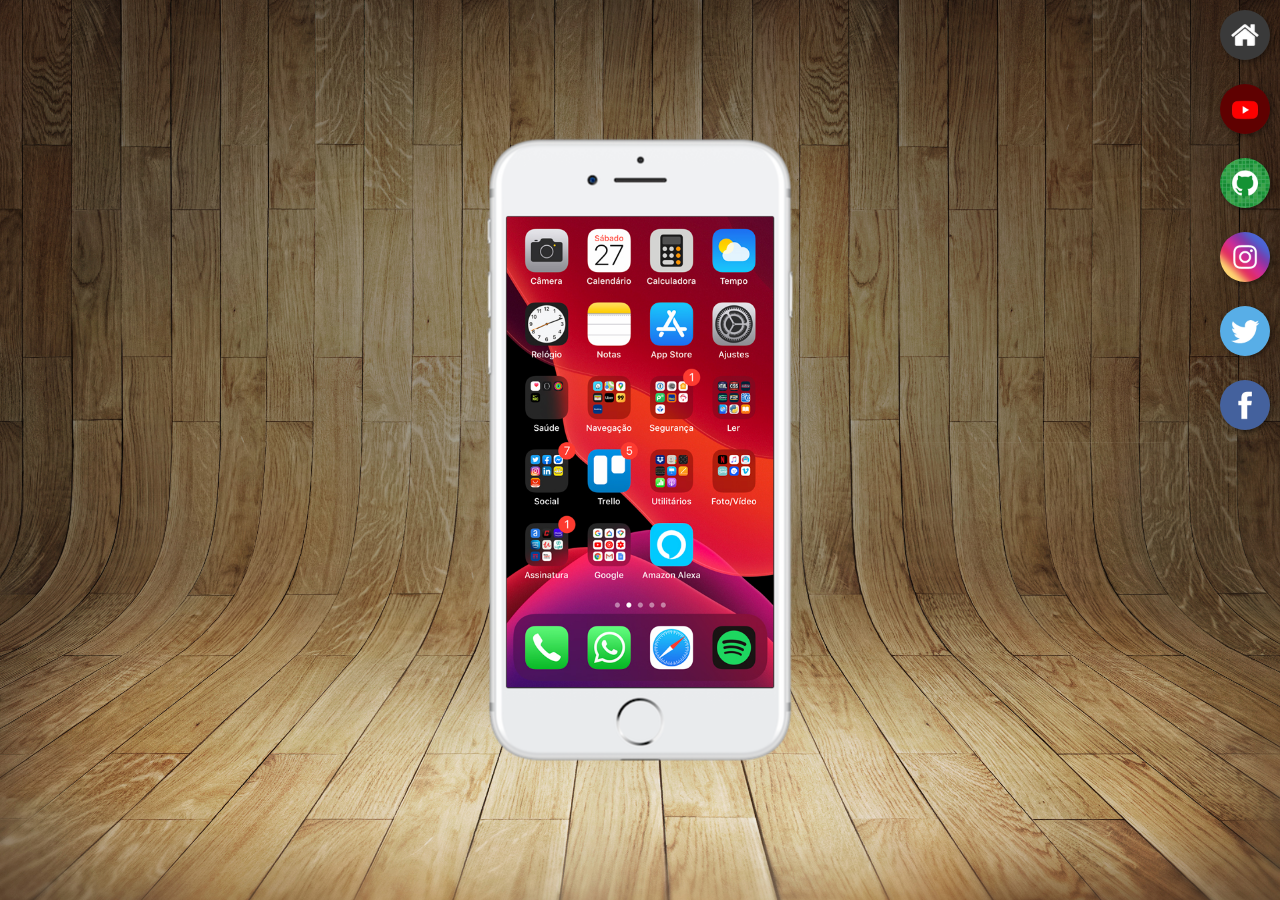
<file: index.html>
<!DOCTYPE html>
<html lang="pt-br">
<head>
    <meta charset="UTF-8">
    <meta name="viewport" content="width=device-width, initial-scale=1.0">
    <title>Projeto Social</title>
    <link rel="shortcut icon" href="favicon.ico" type="image/ico">
    <link rel="stylesheet" href="estilos/style.css">
</head>
<body>
    <main>
        <section id="telefone">
            <iframe src="home.html" frameborder="0" name="tela" id="tela">
                    Seu navegador não é compatível com isso
            </iframe>

        </section>
        <section id="rede-social">
            <a href="home.html" target="tela"><img src="imagens/logo-home.jpg" alt=""></a><br>
            <a href="youtube.html" target="tela"><img src="imagens/logo-youtube.jpg" alt=""></a><br>
            <a href="github.html" target="tela"><img src="imagens/logo-github.jpg" alt=""></a><br>
            <a href="instagram.html" target="tela"><img src="imagens/logo-instagram.jpg" alt=""></a><br>
            <a href="twitter.html" target="tela"><img src="imagens/logo-twitter.jpg" alt=""></a><br>
            <a href="facebook.html" target="tela"><img src="imagens/logo-facebook.jpg" alt=""></a><br>


        </section>
    </main>


    
</body>
</html>
</file>
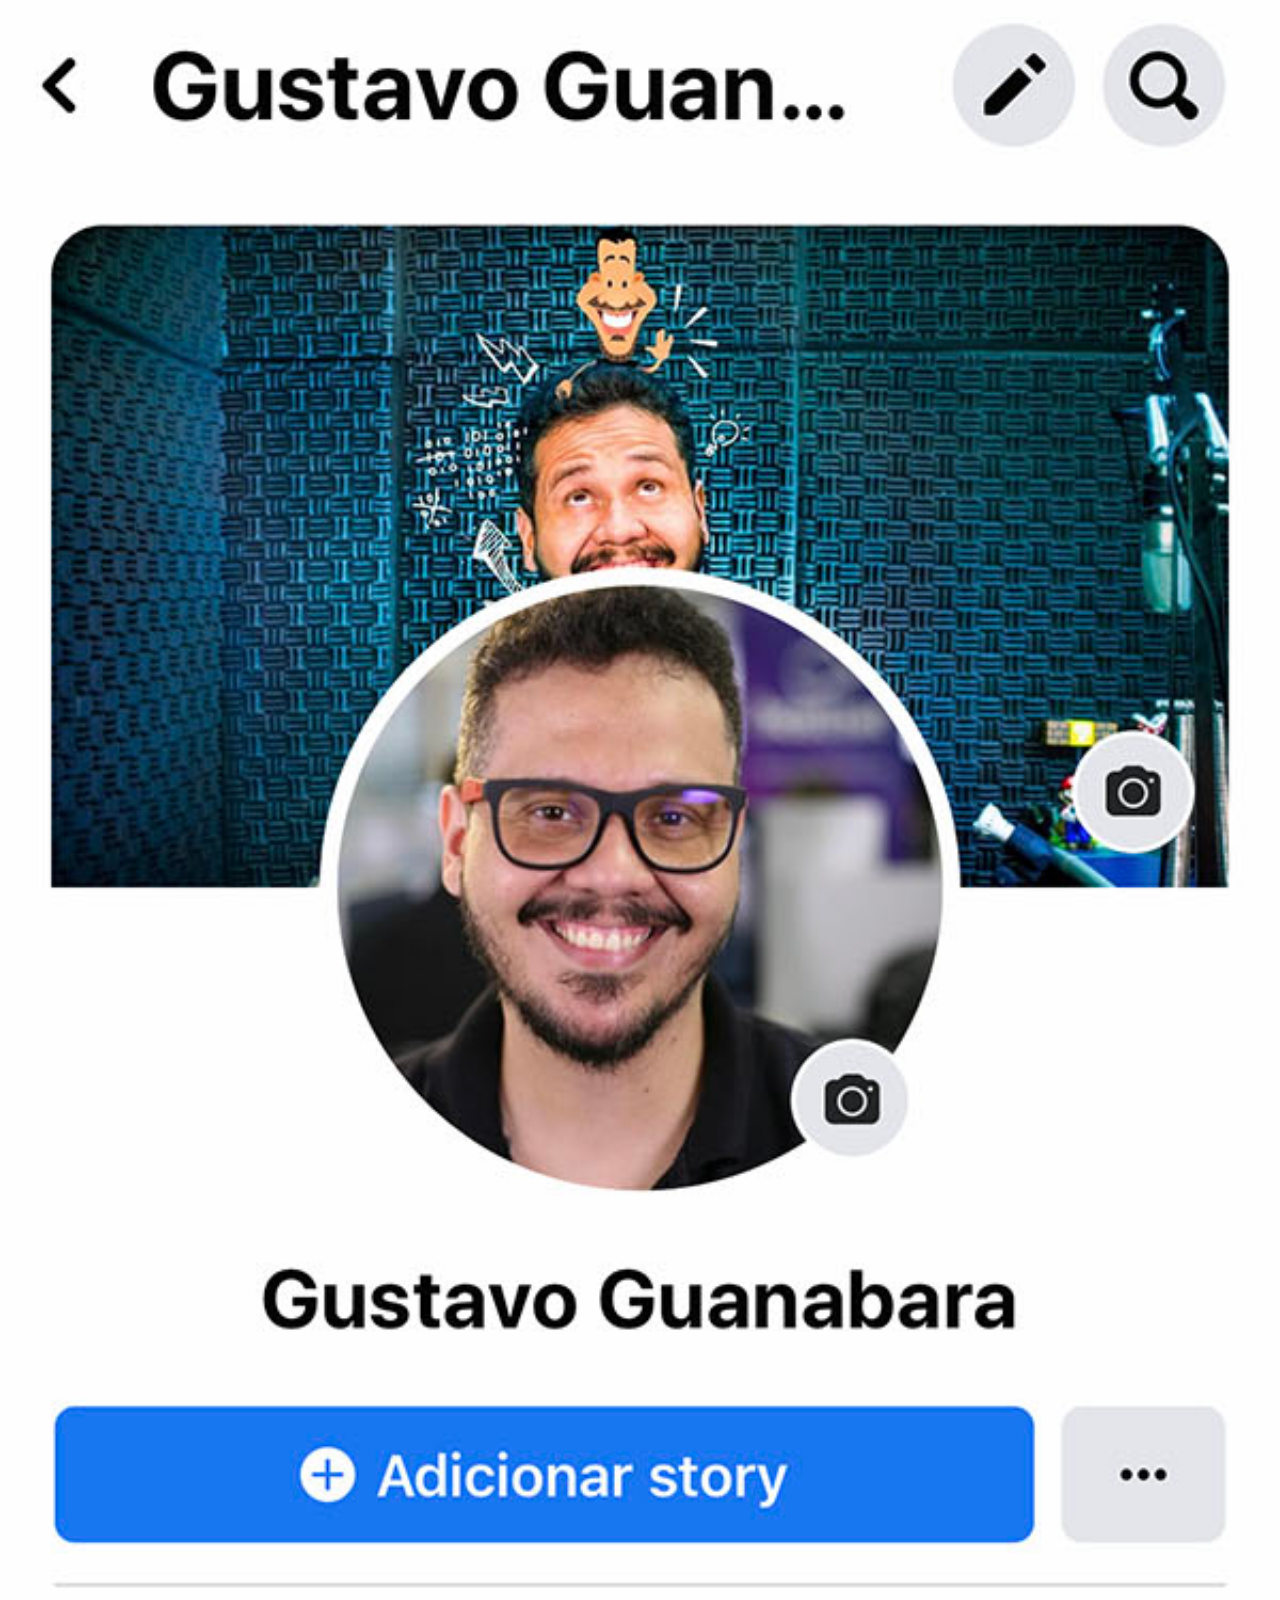
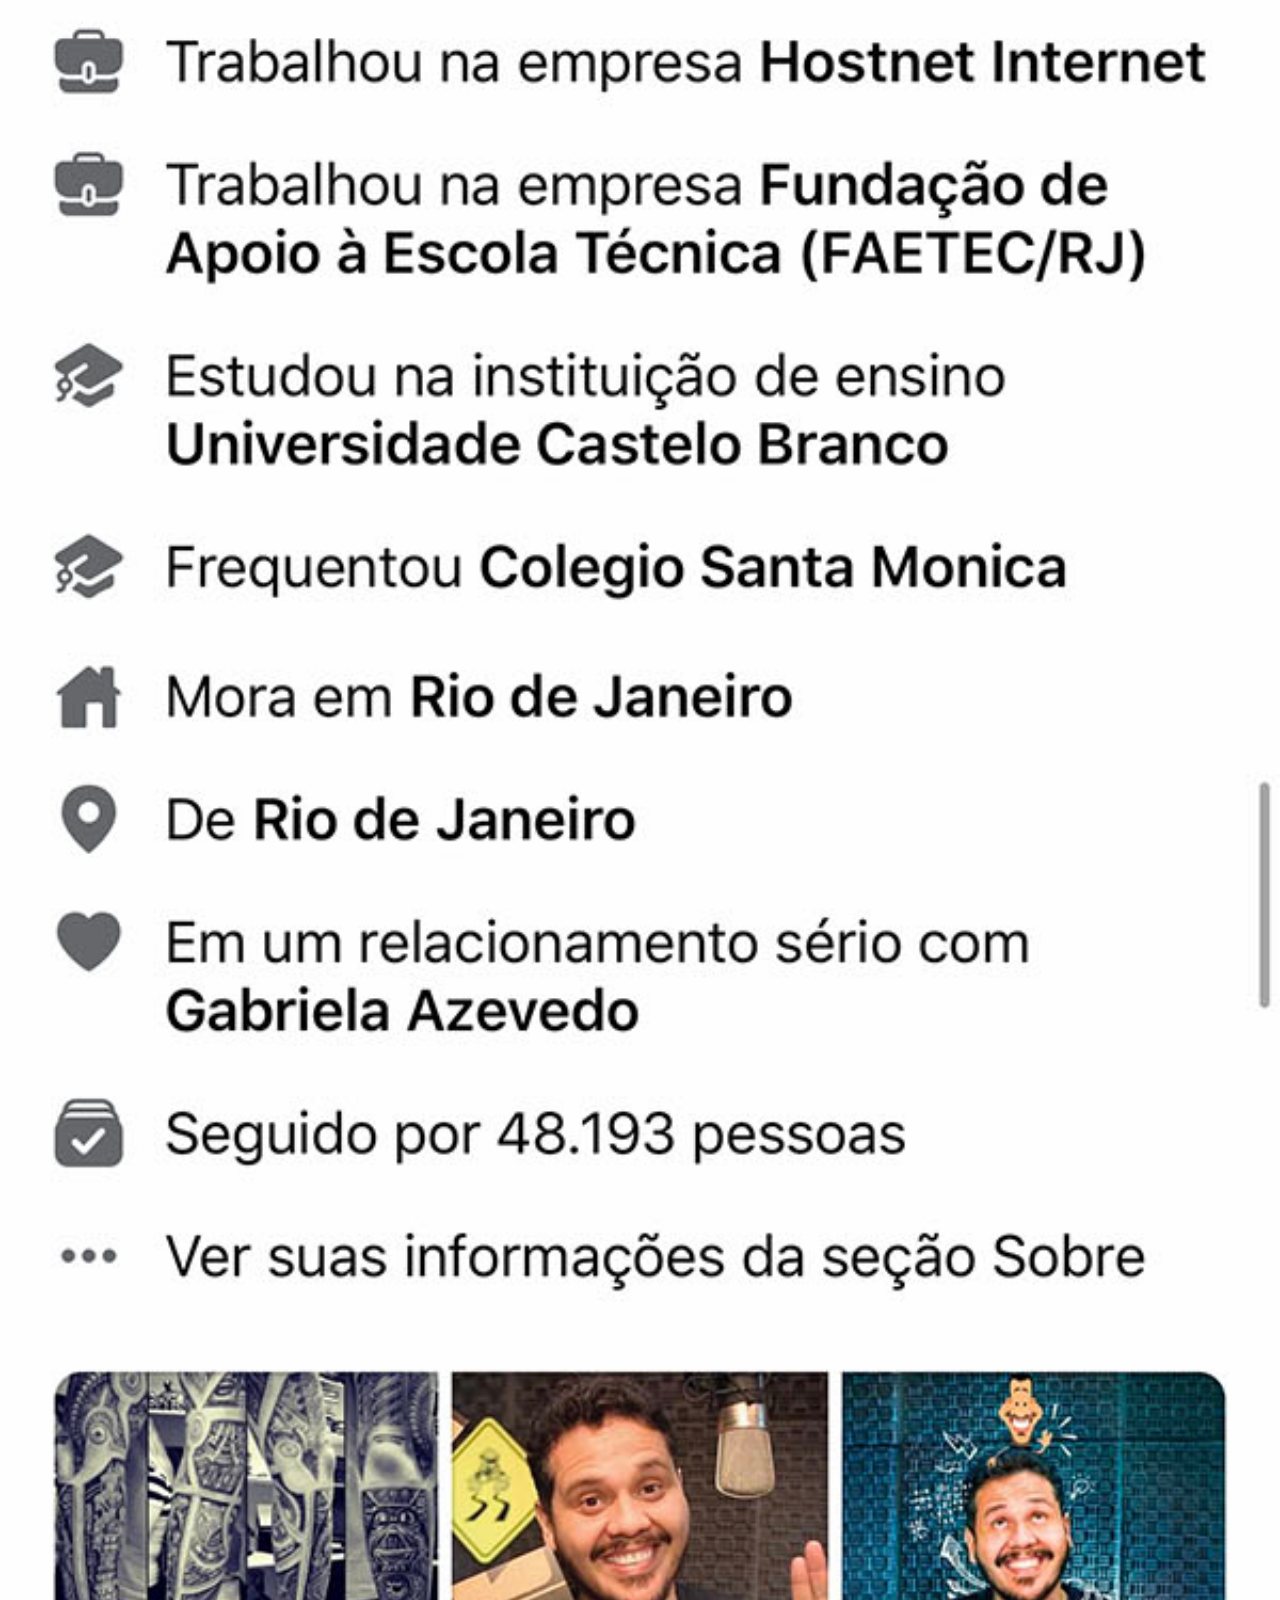
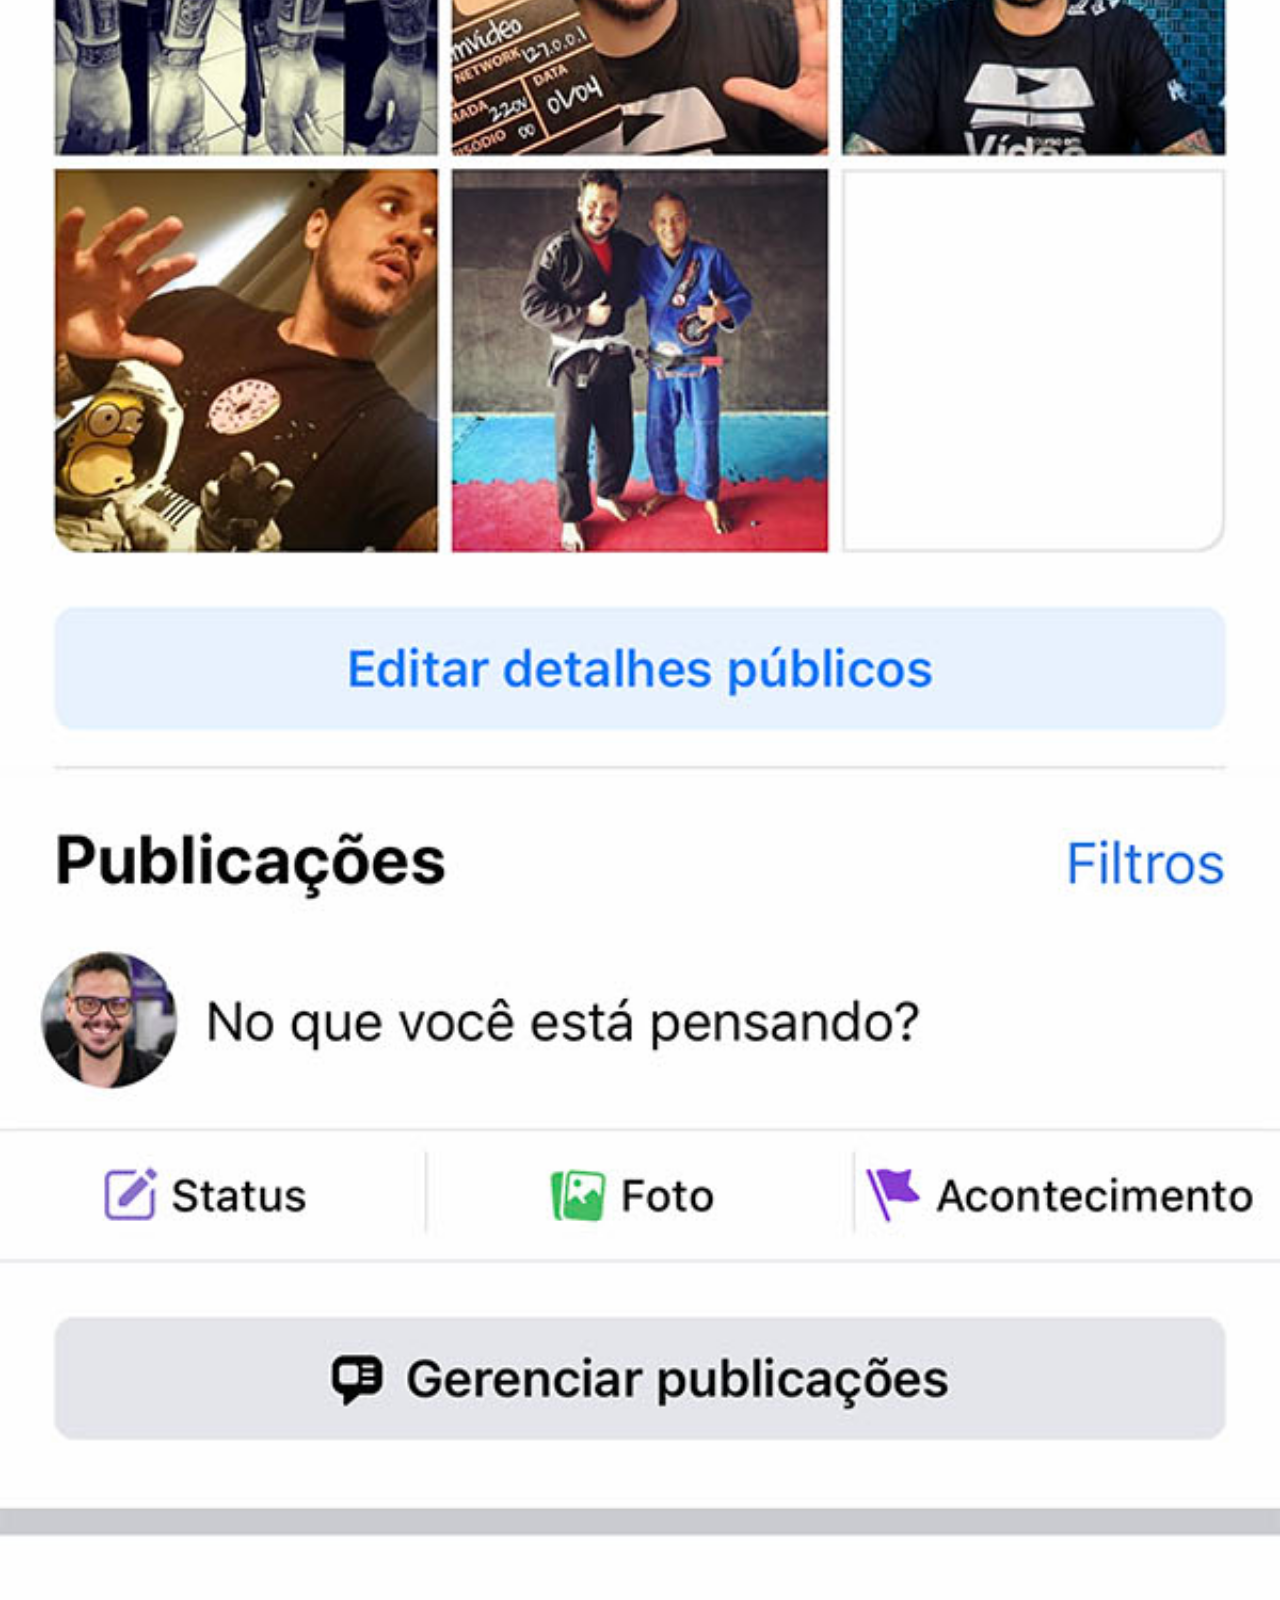
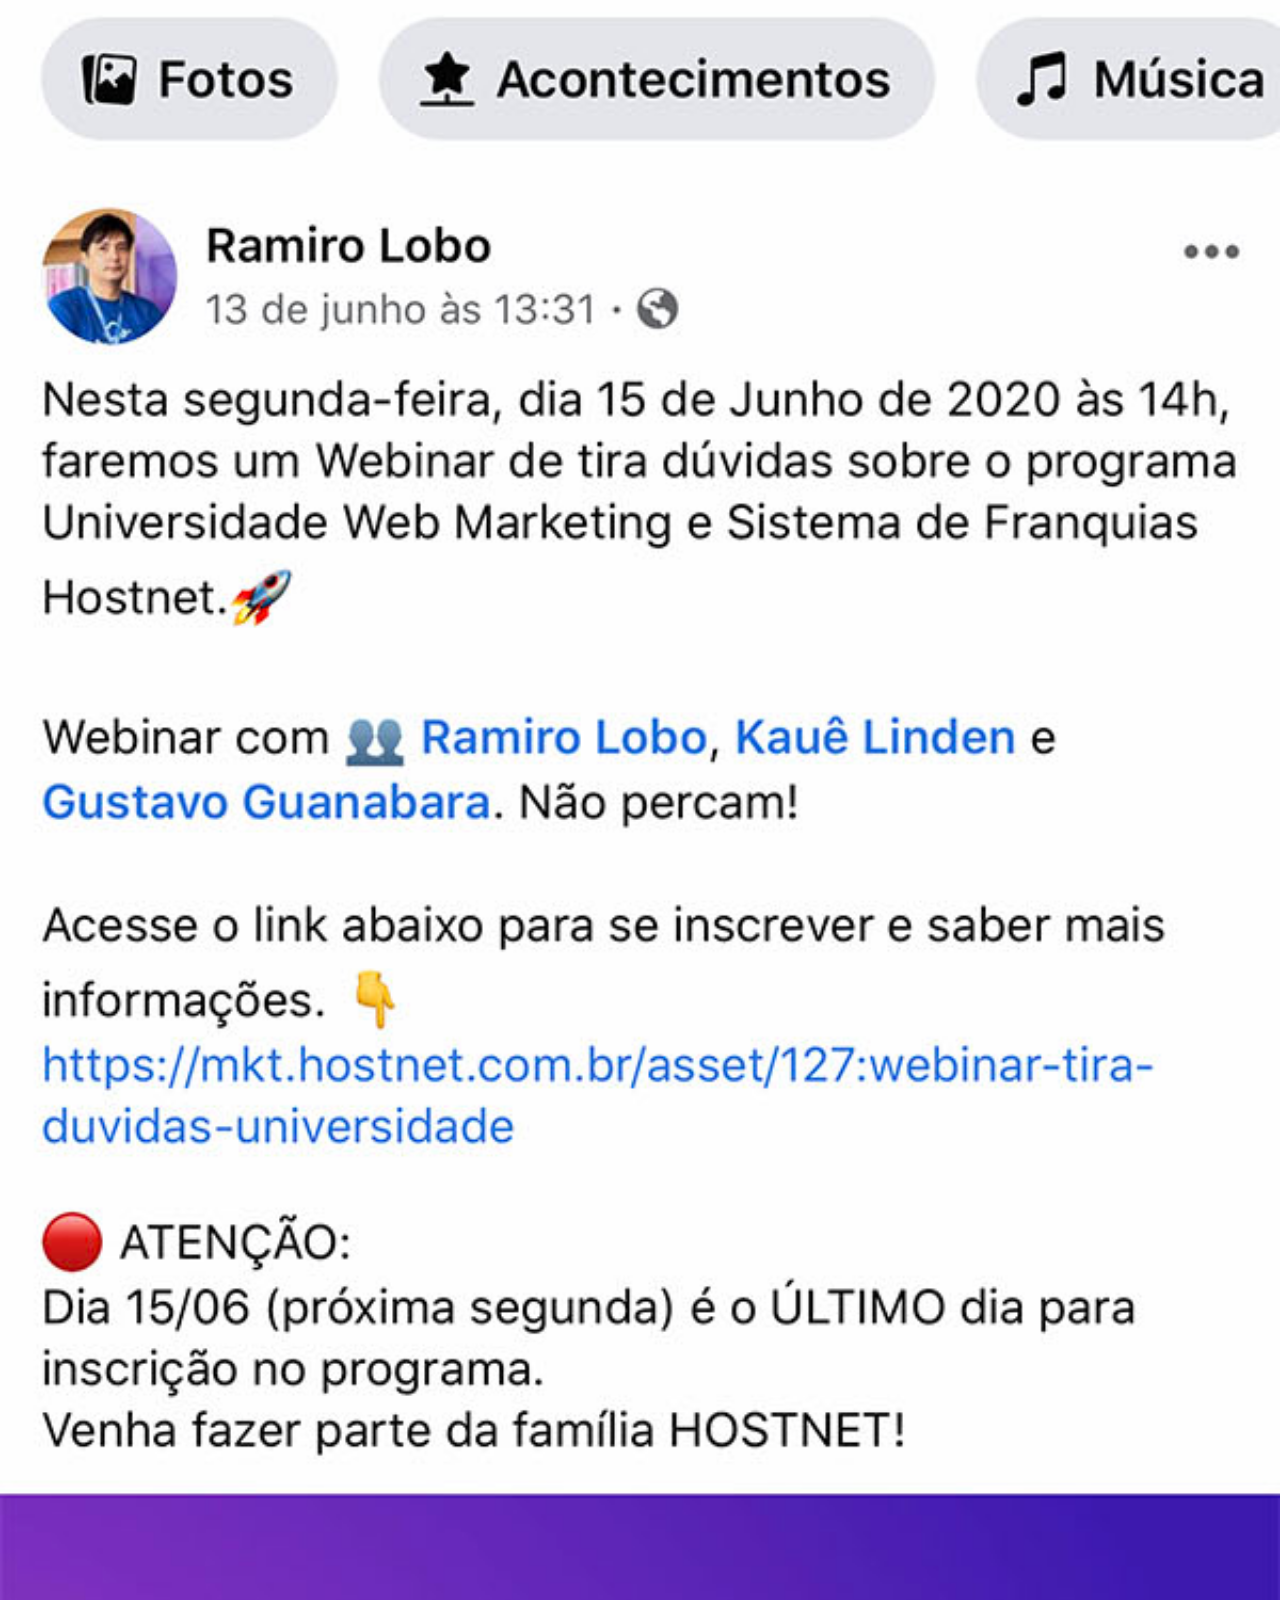
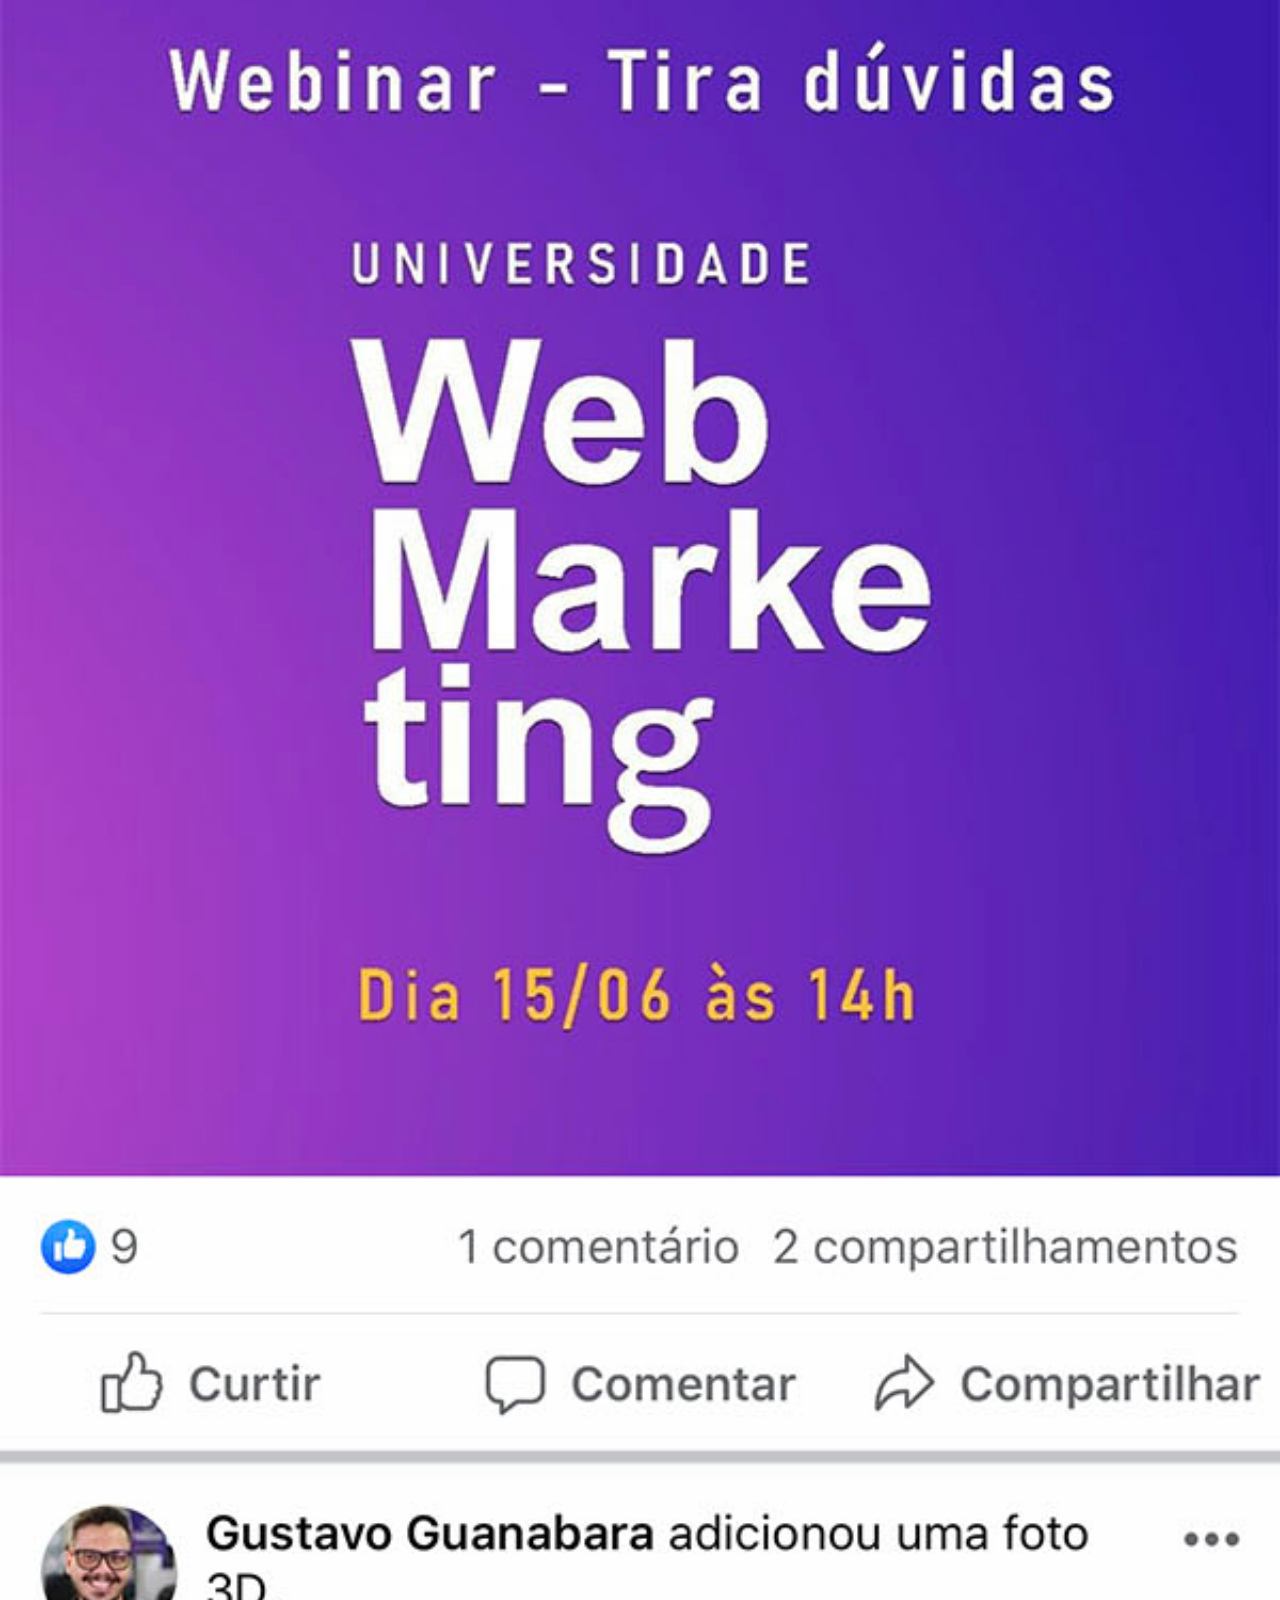
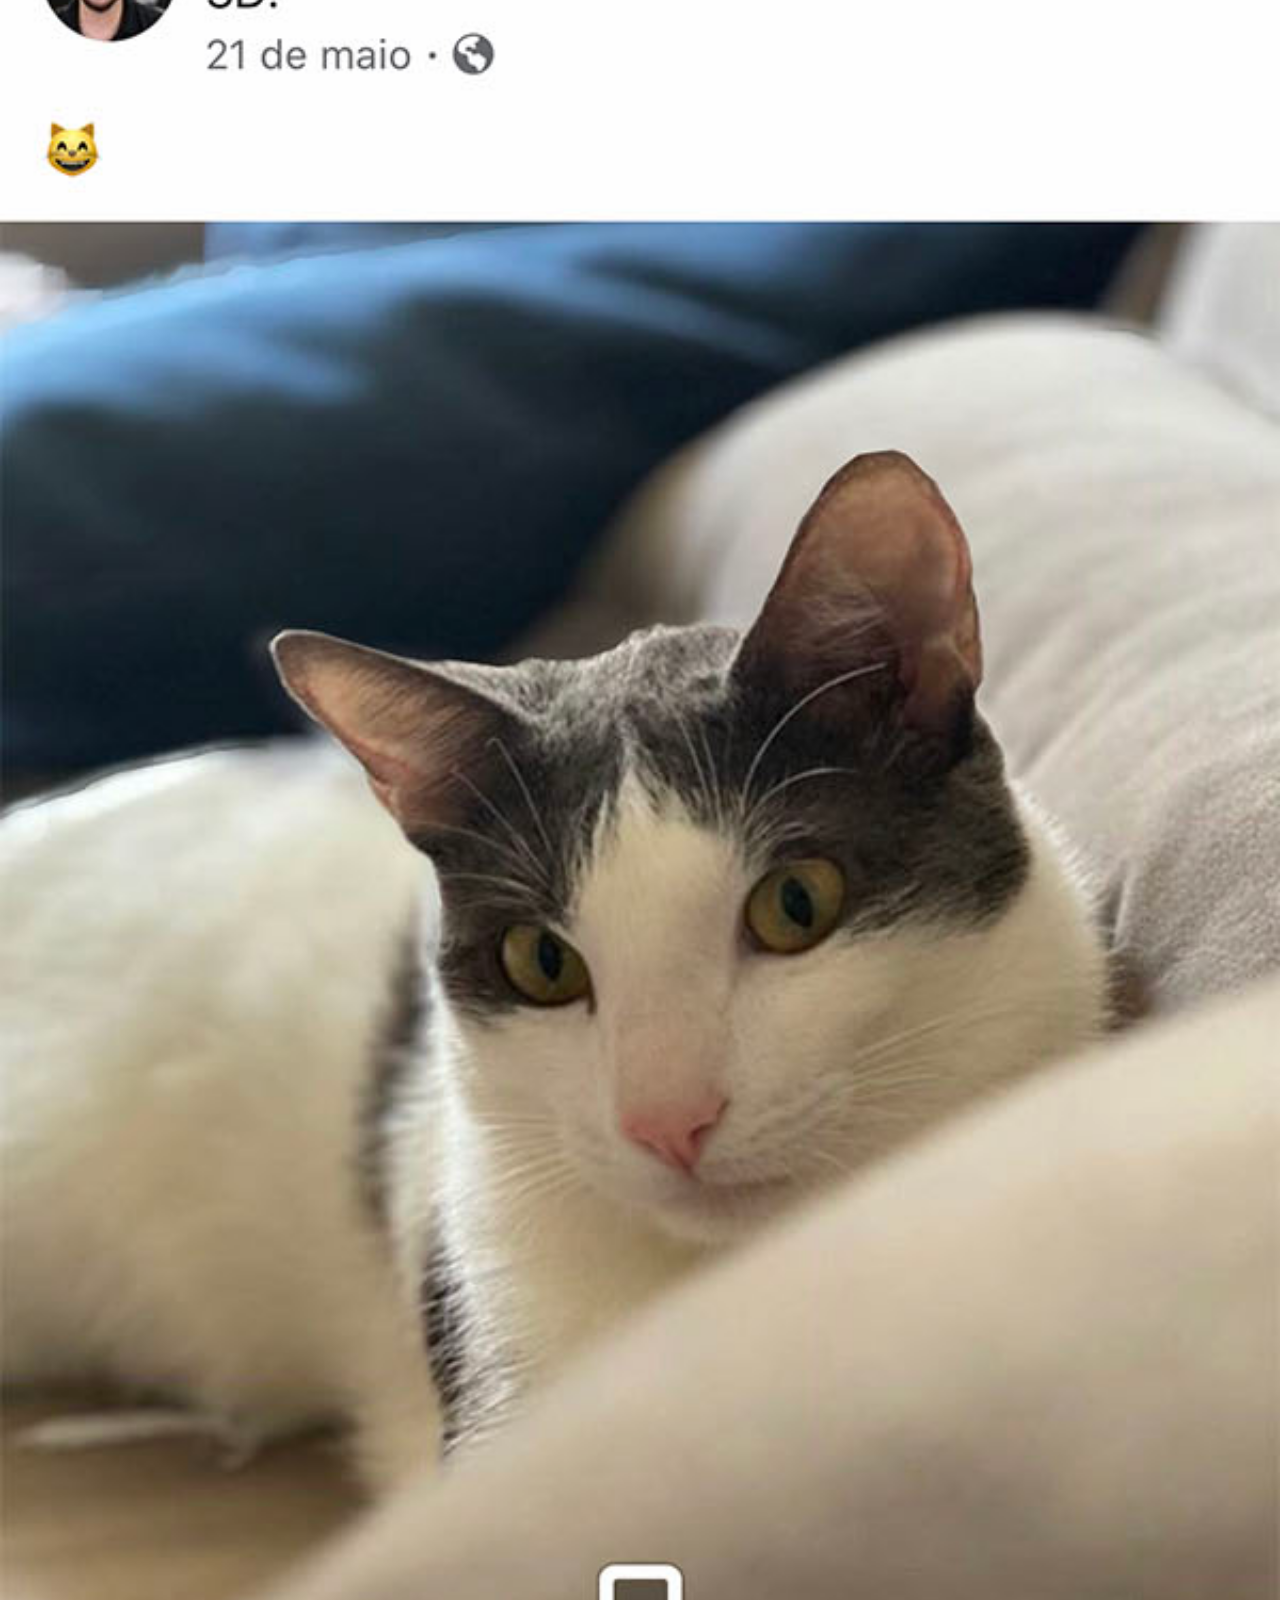
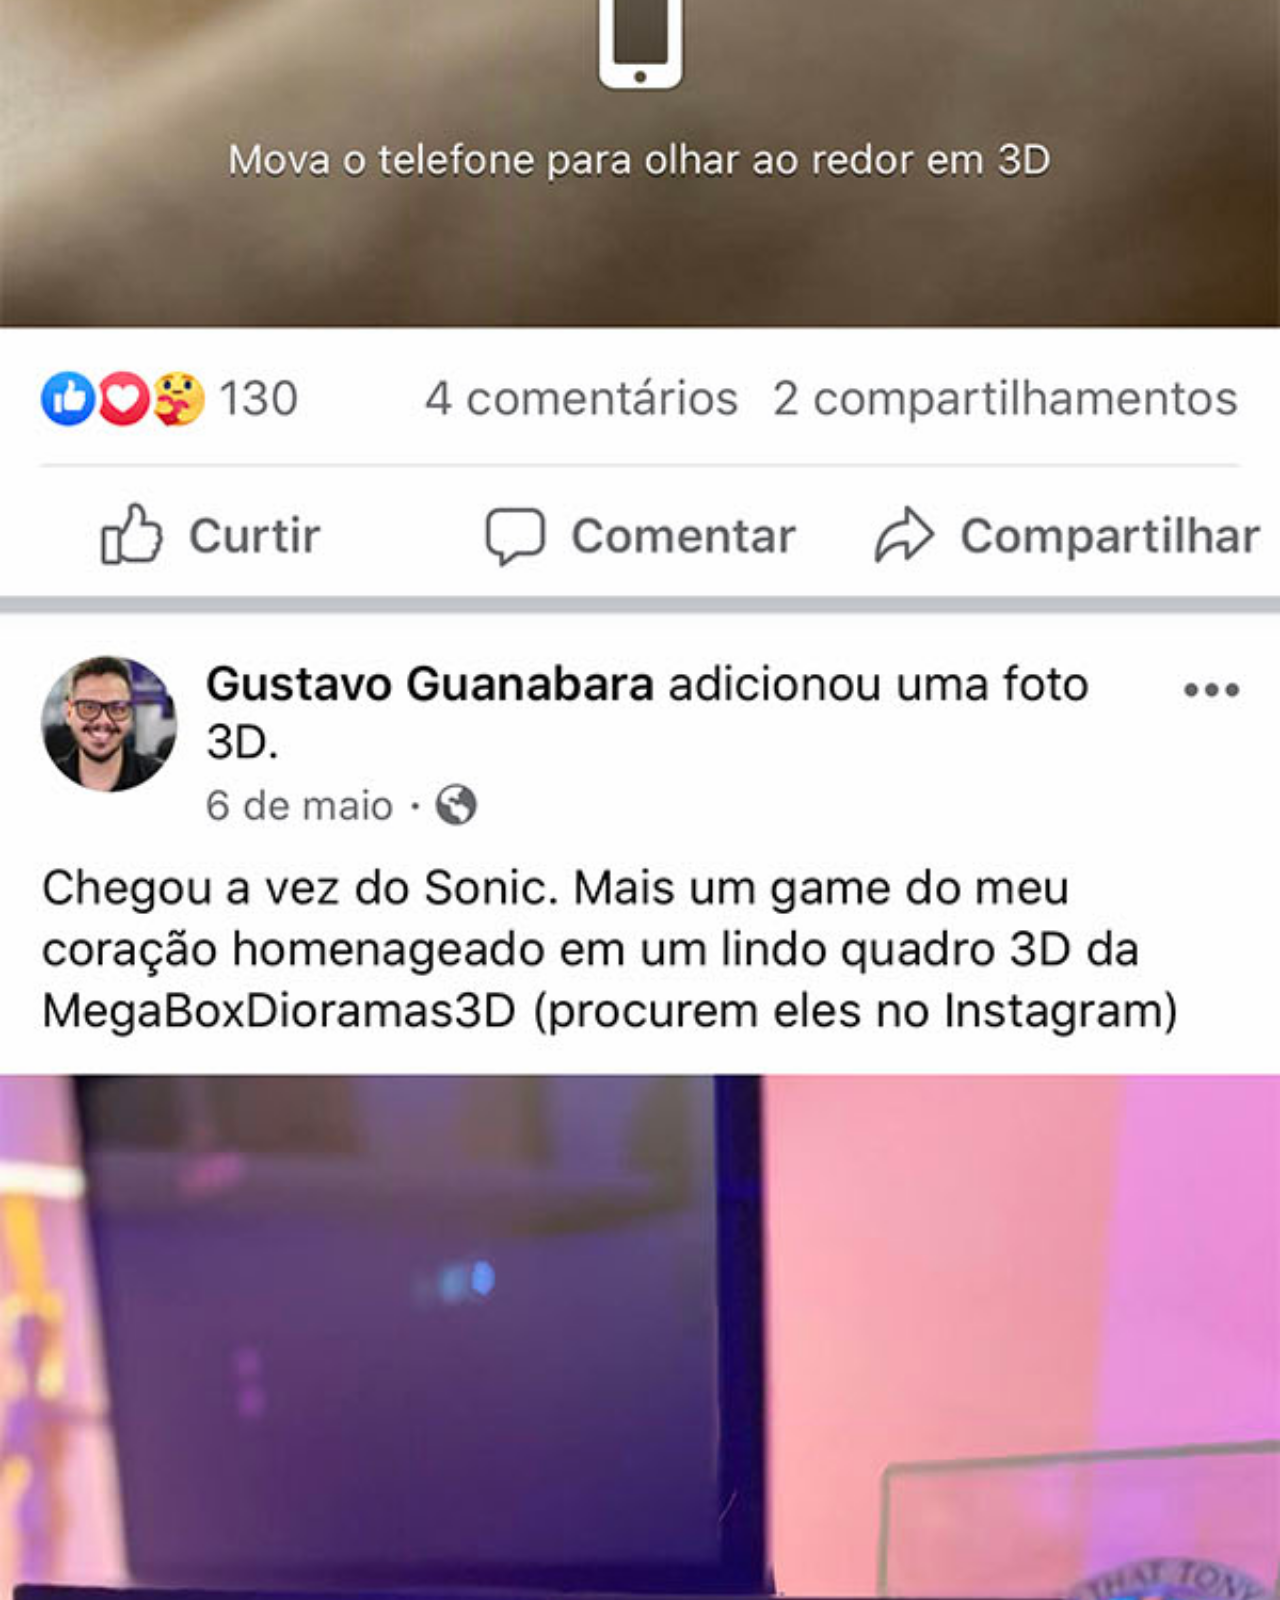
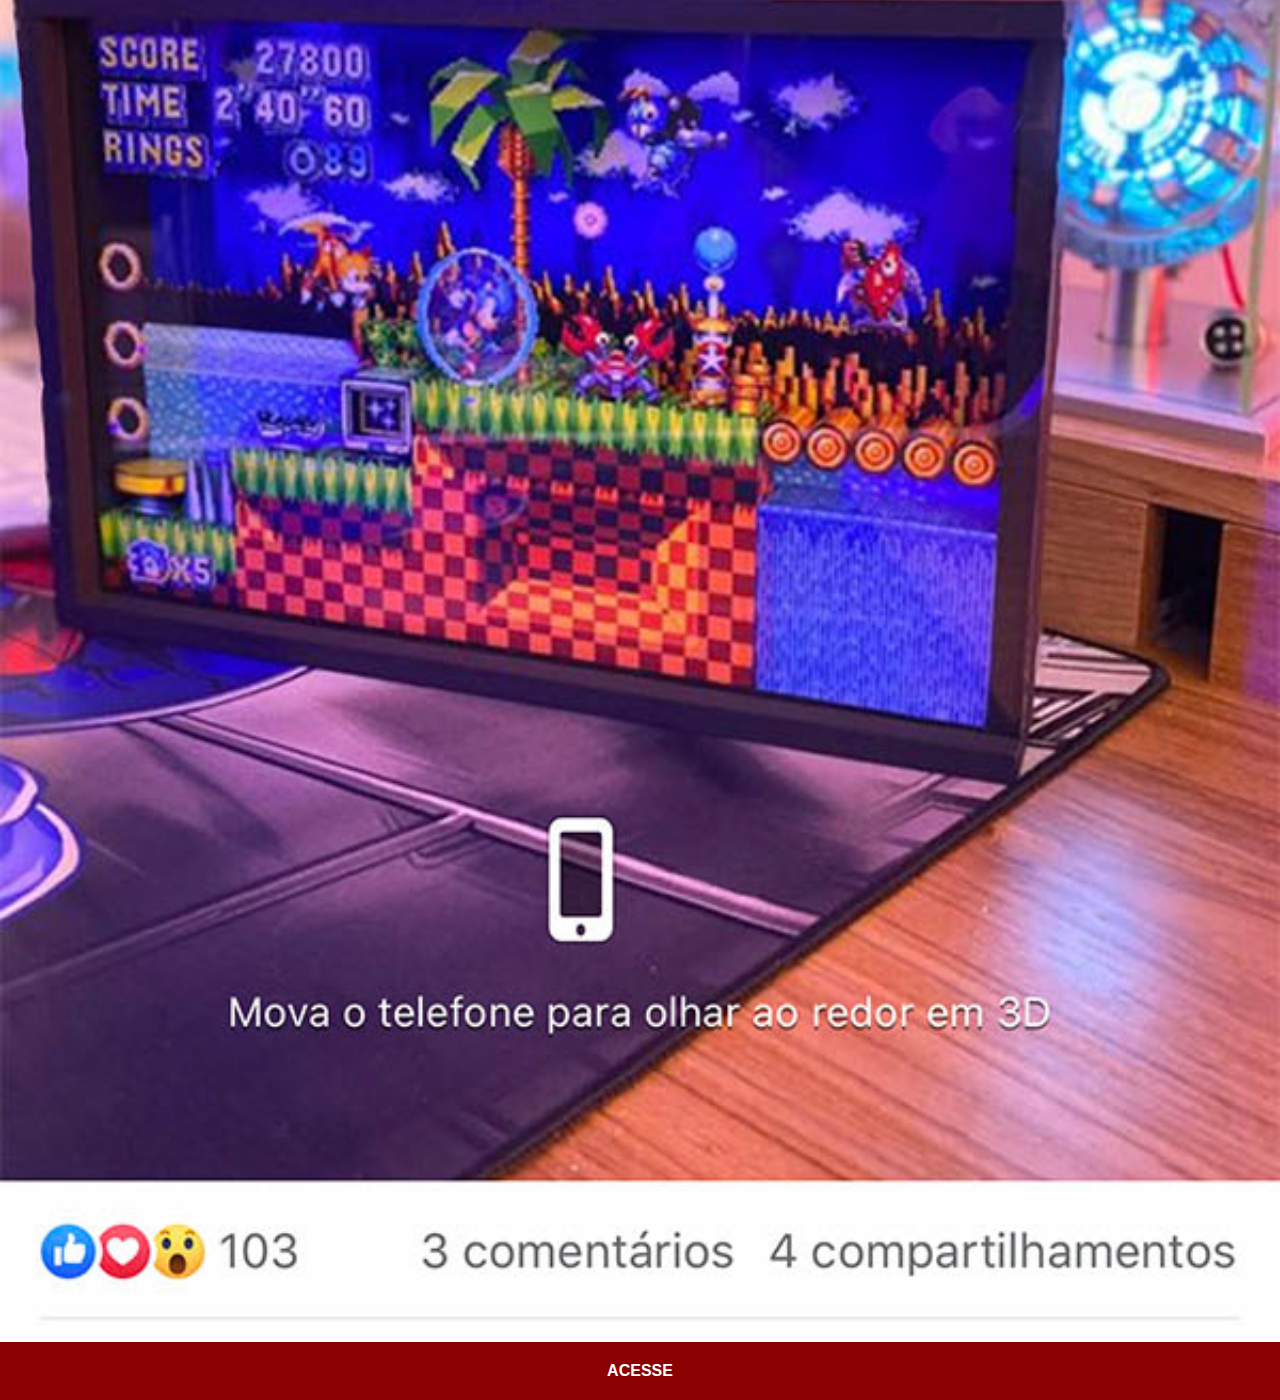
<file: facebook.html>
<!DOCTYPE html>
<html lang="en">
<head>
    <meta charset="UTF-8">
    <meta name="viewport" content="width=device-width, initial-scale=1.0">
    <title>Document</title>
    <link rel="stylesheet" href="estilos/social.css">
</head>
<body>
    <img src="imagens/tela-facebook.jpg" alt="">
    <a href="#">ACESSE</a>
    
</body>
</html>
</file>
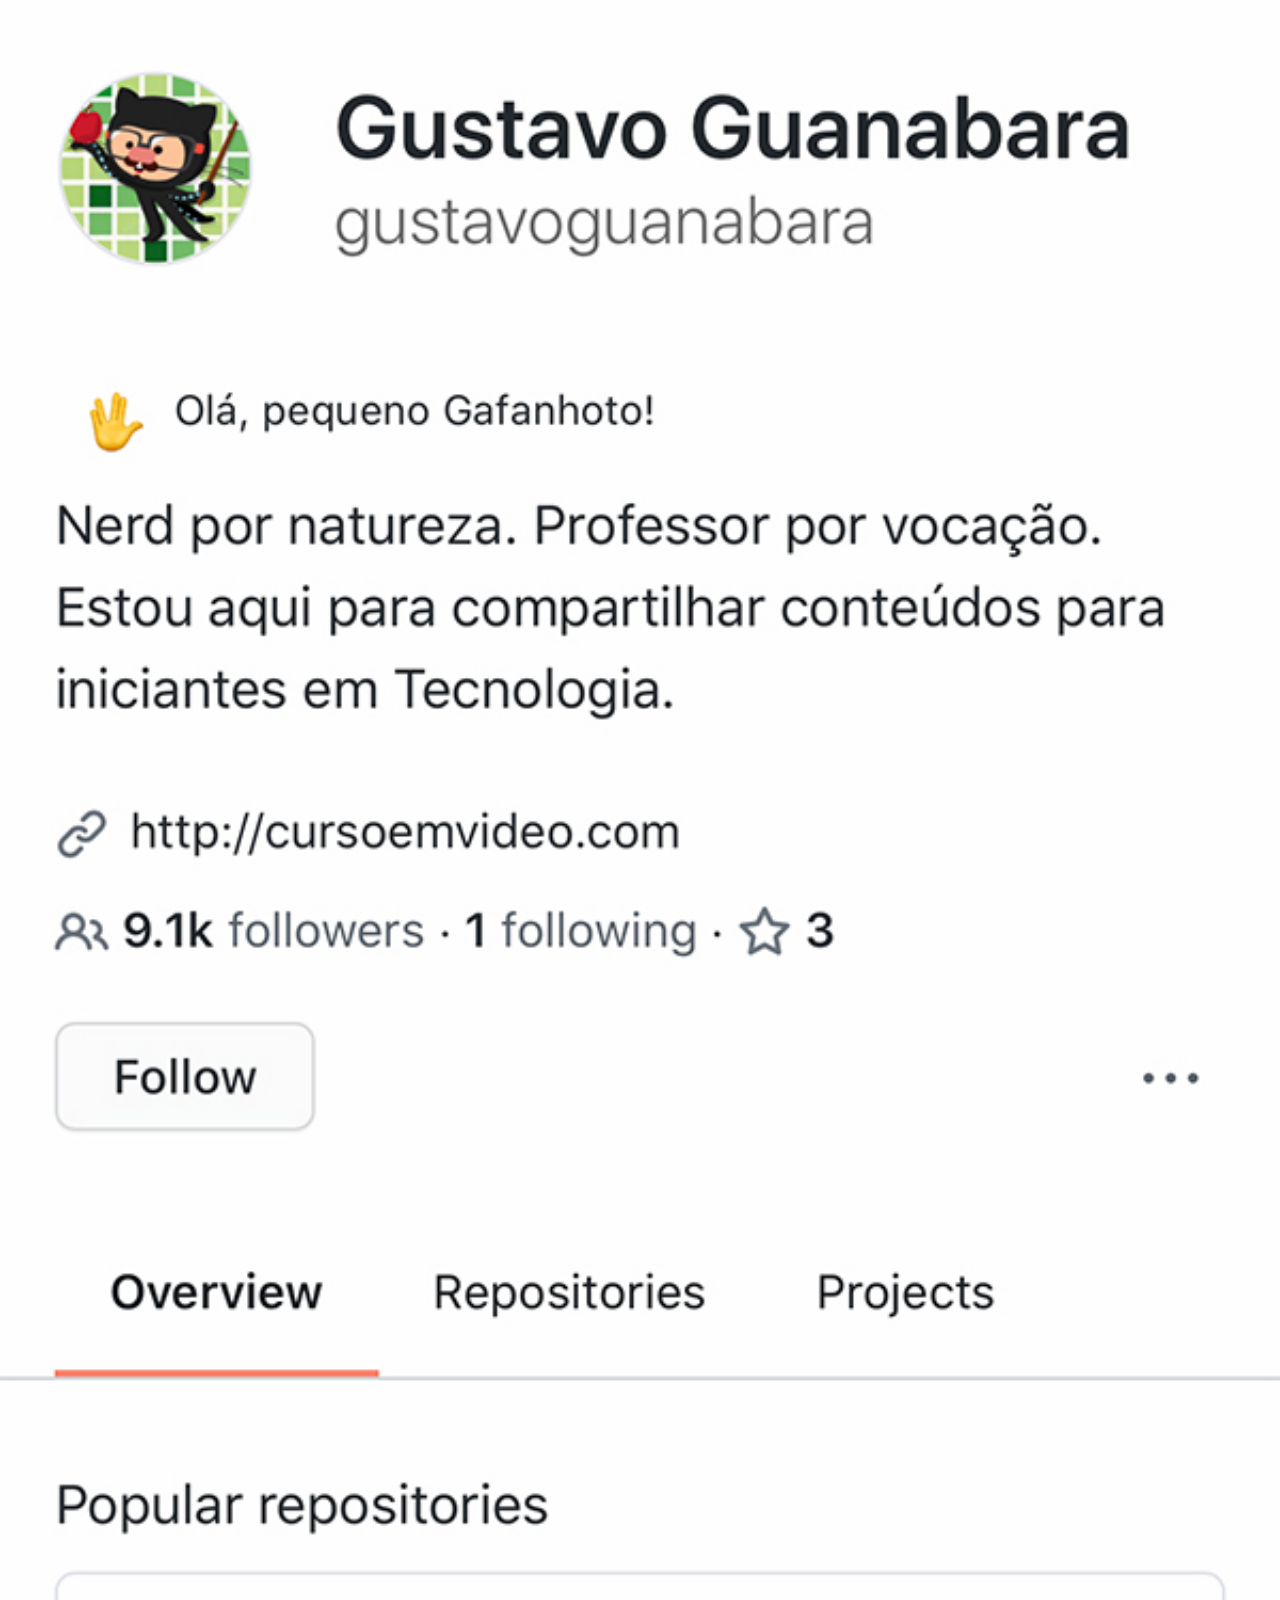
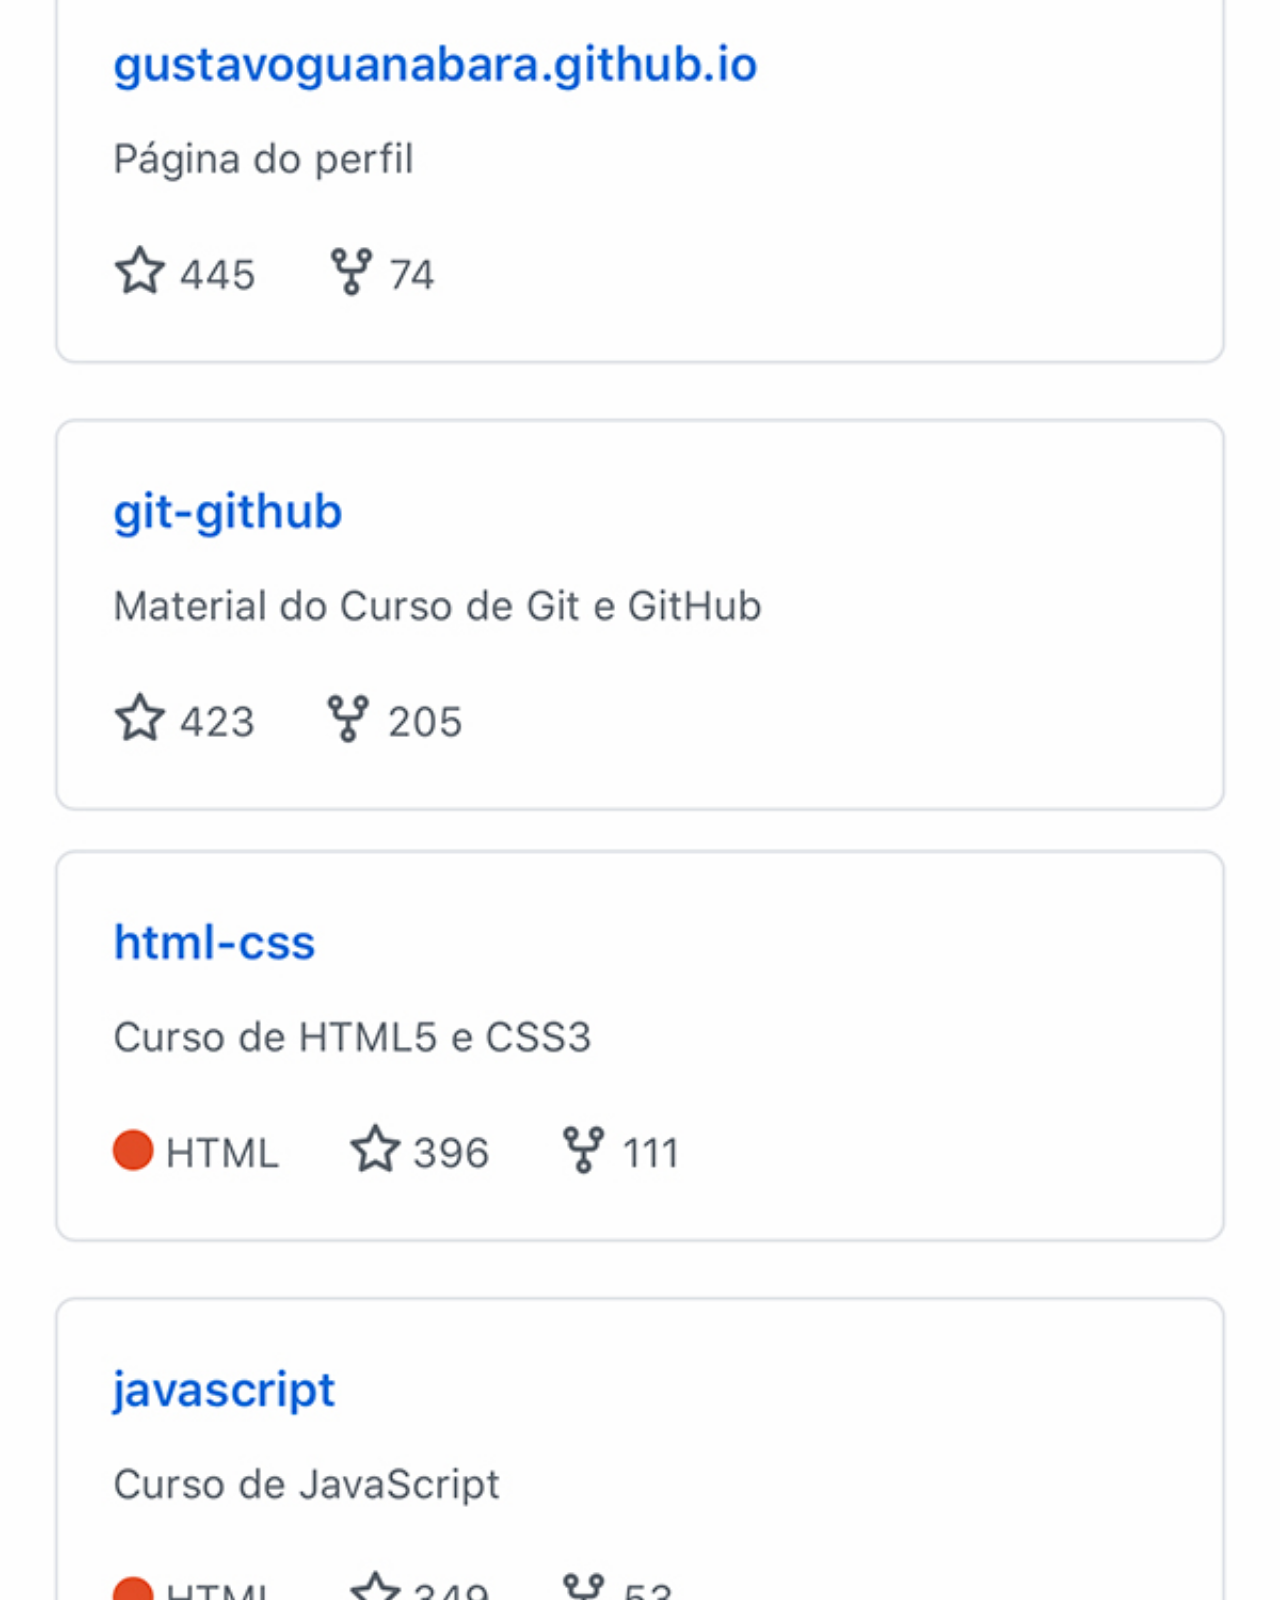
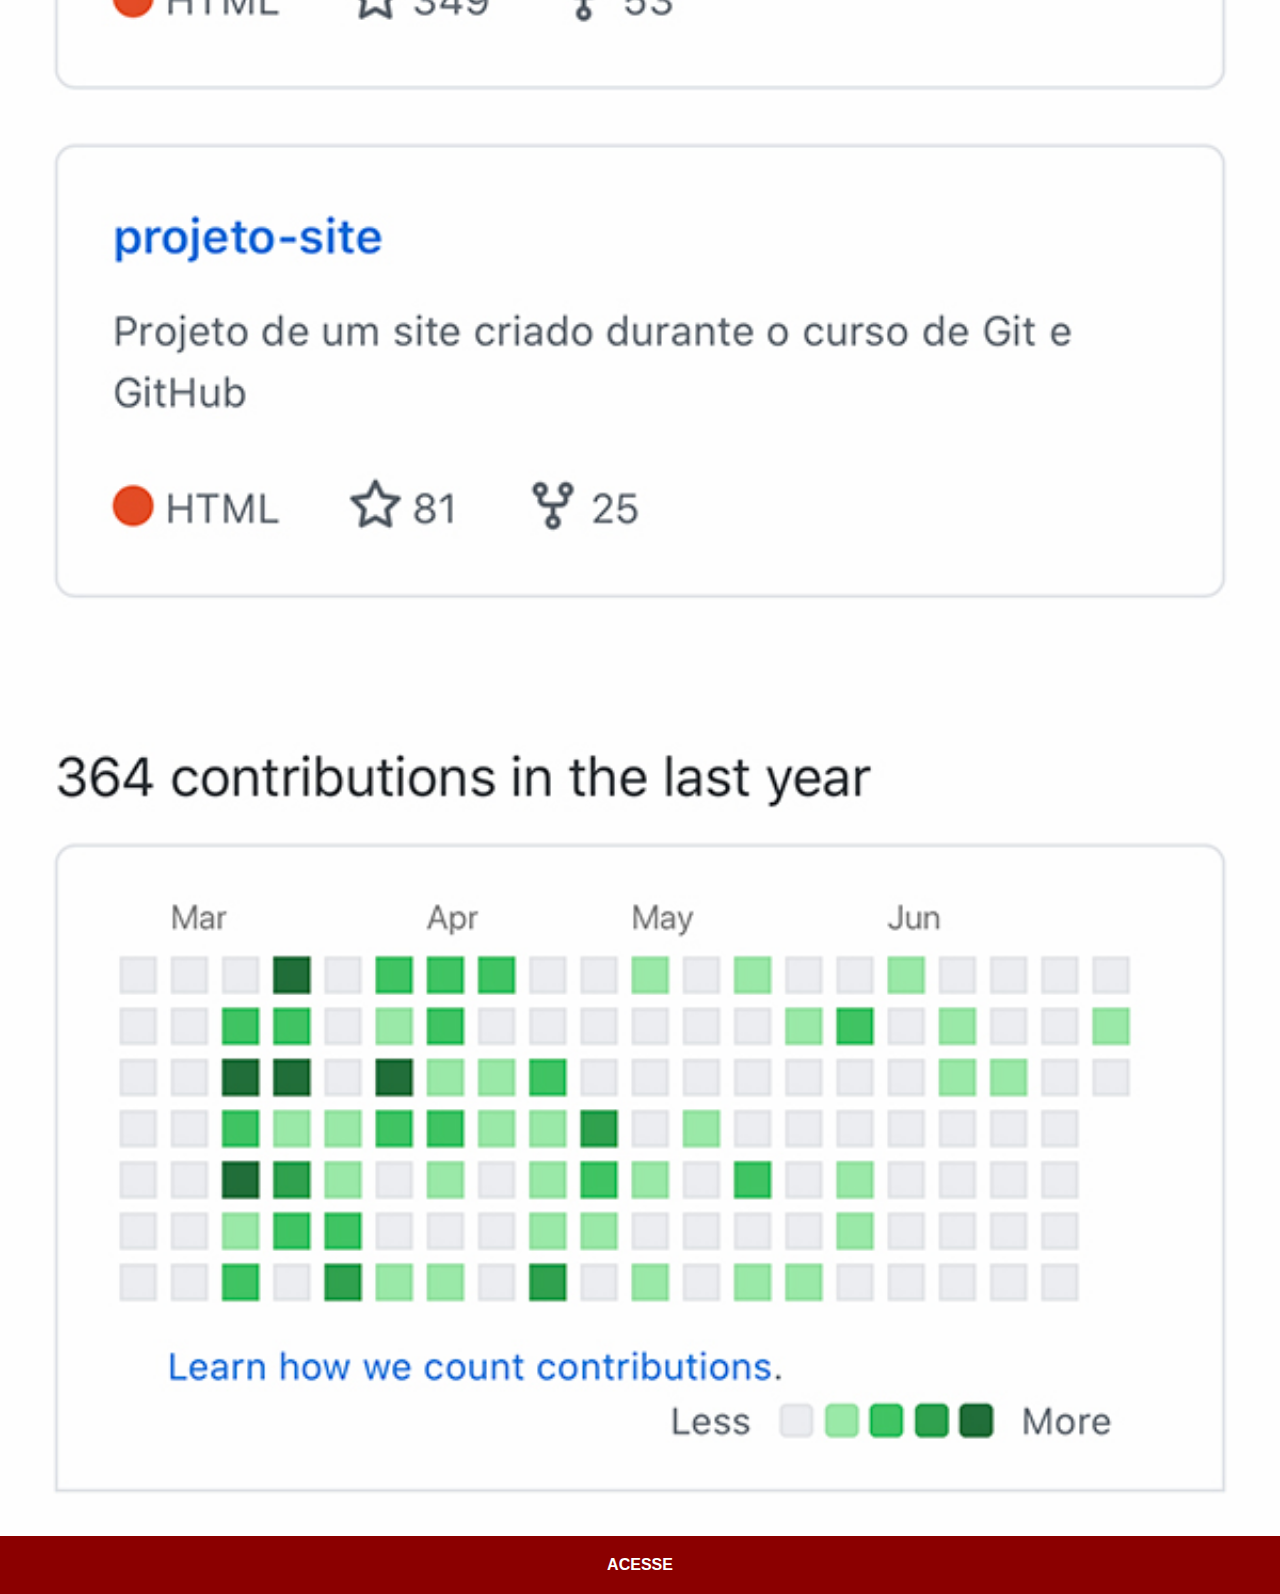
<file: github.html>
<!DOCTYPE html>
<html lang="en">
<head>
    <meta charset="UTF-8">
    <meta name="viewport" content="width=device-width, initial-scale=1.0">
    <title>Document</title>
    <link rel="stylesheet" href="estilos/social.css">
</head>
<body>
    <img src="imagens/tela-github.jpg" alt="">
    <a href="#">ACESSE</a>
</body>
</html>
</file>
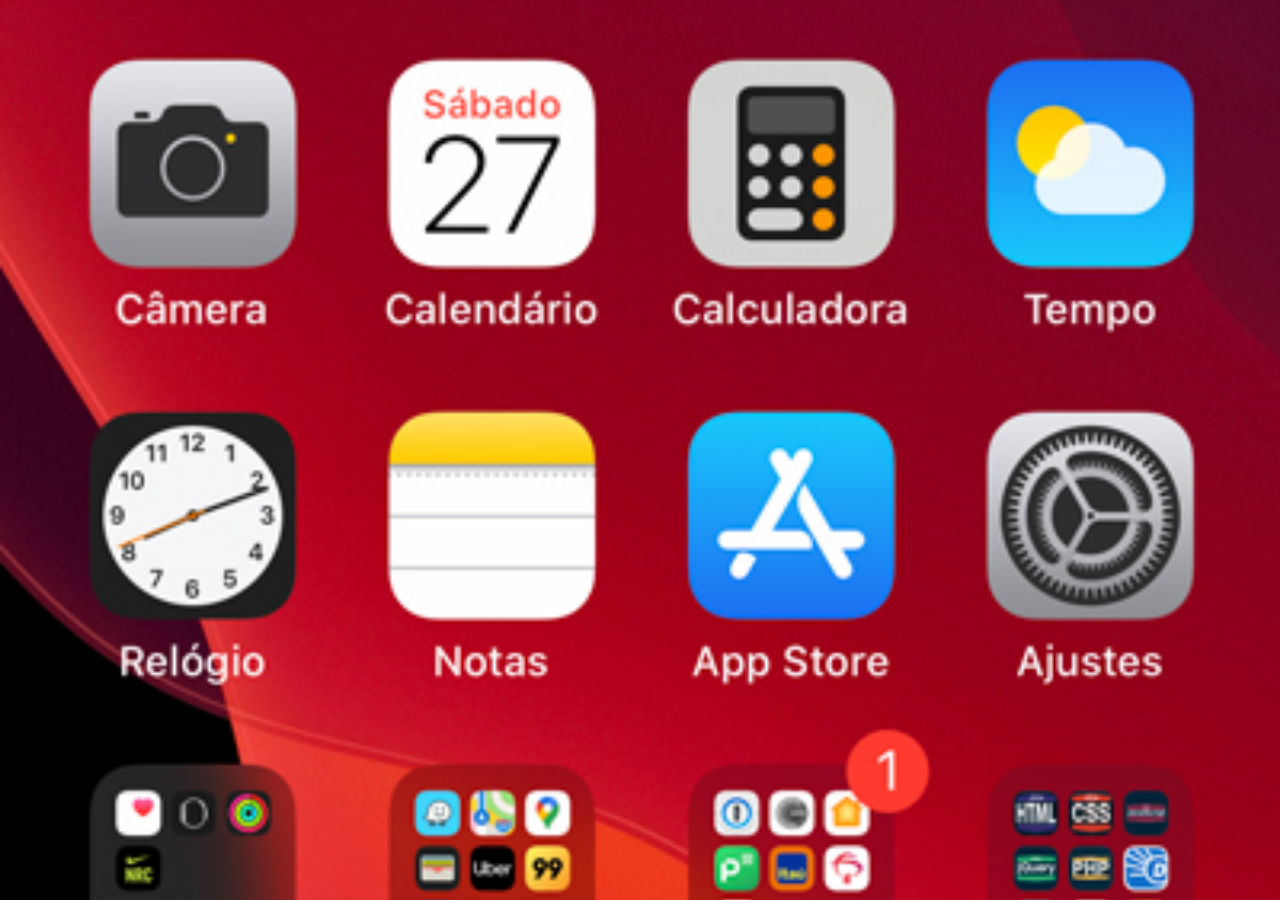
<file: home.html>
<!DOCTYPE html>
<html lang="pt-br">
<head>
    <meta charset="UTF-8">
    <meta name="viewport" content="width=device-width, initial-scale=1.0">
    <title>Home</title>
</head>
<style>
    *{
        margin: 0px;
        padding: 0px;

    }

    body{
        width: 100vw;
        height: 100vh;
        background: black url(imagens/tela-home.jpg) no-repeat top center;
        background-size: cover;
    }




</style>





<body>
    
</body>
</html>
</file>
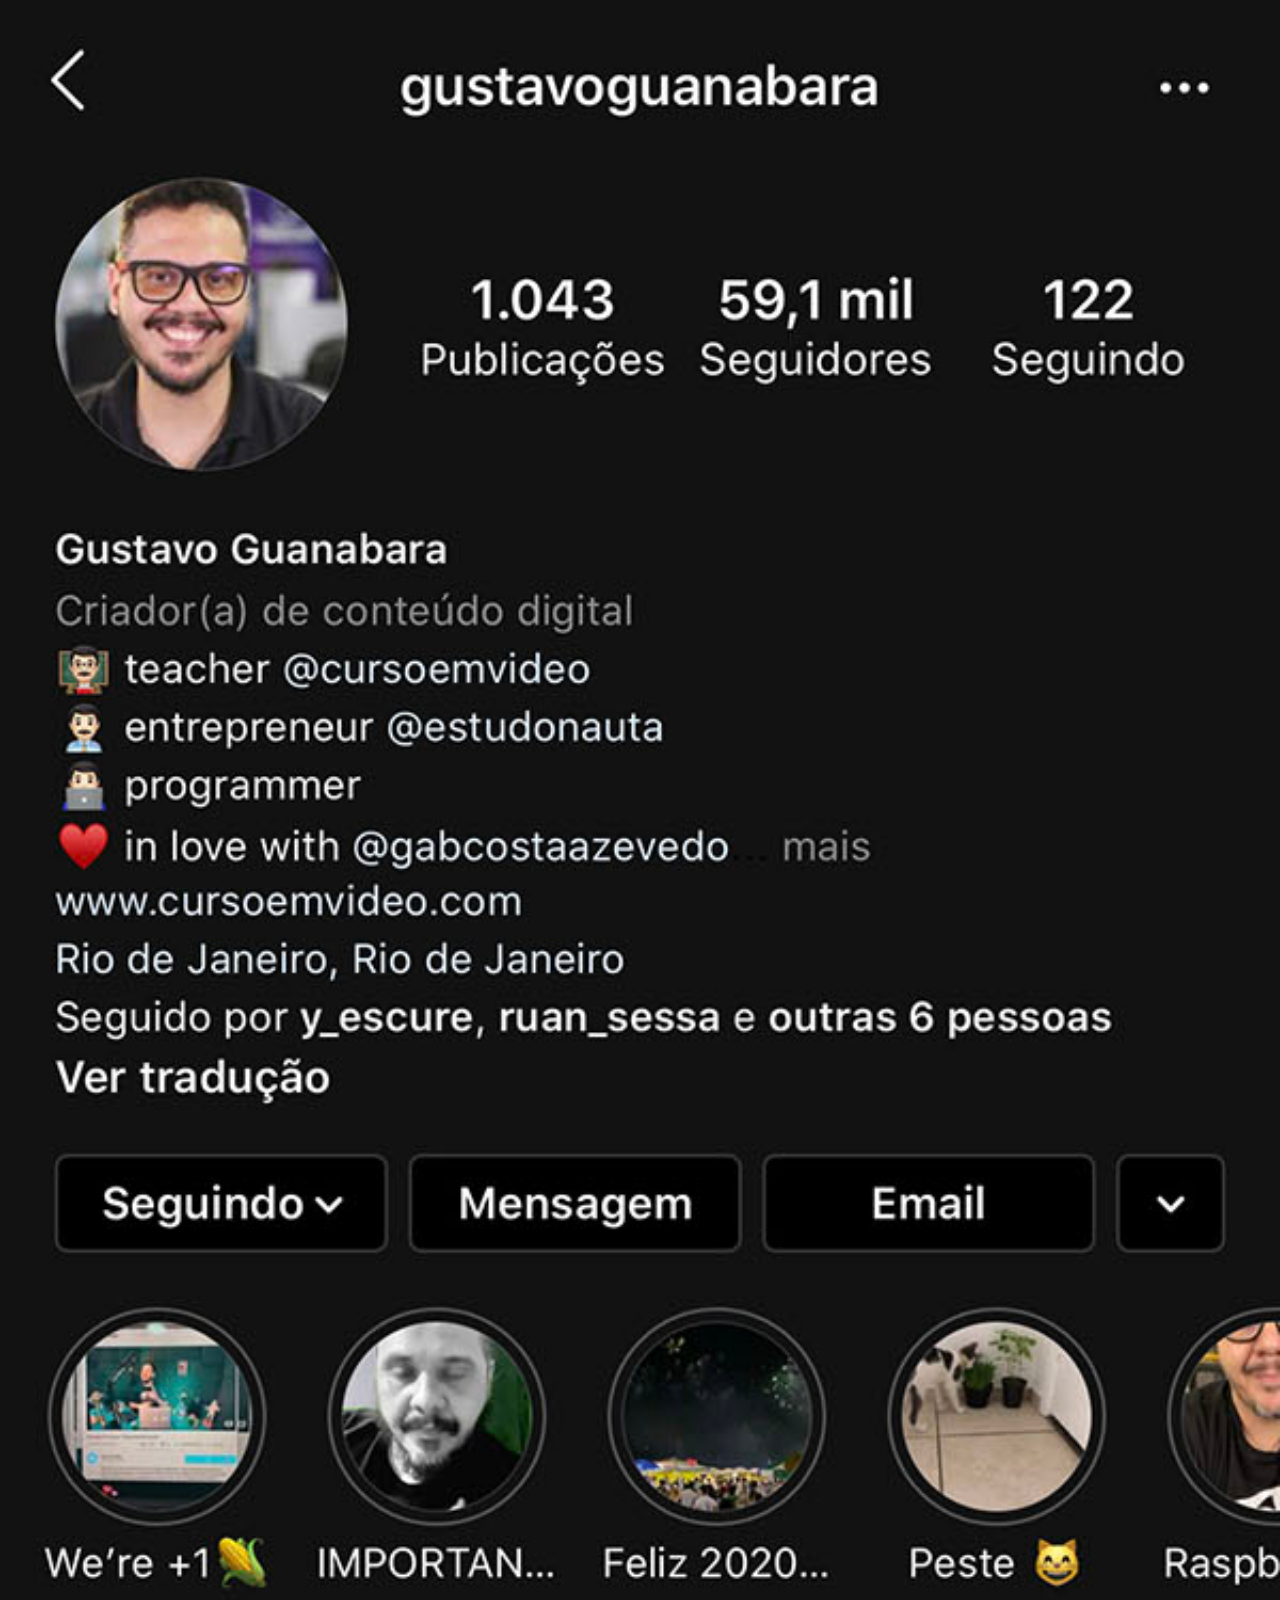
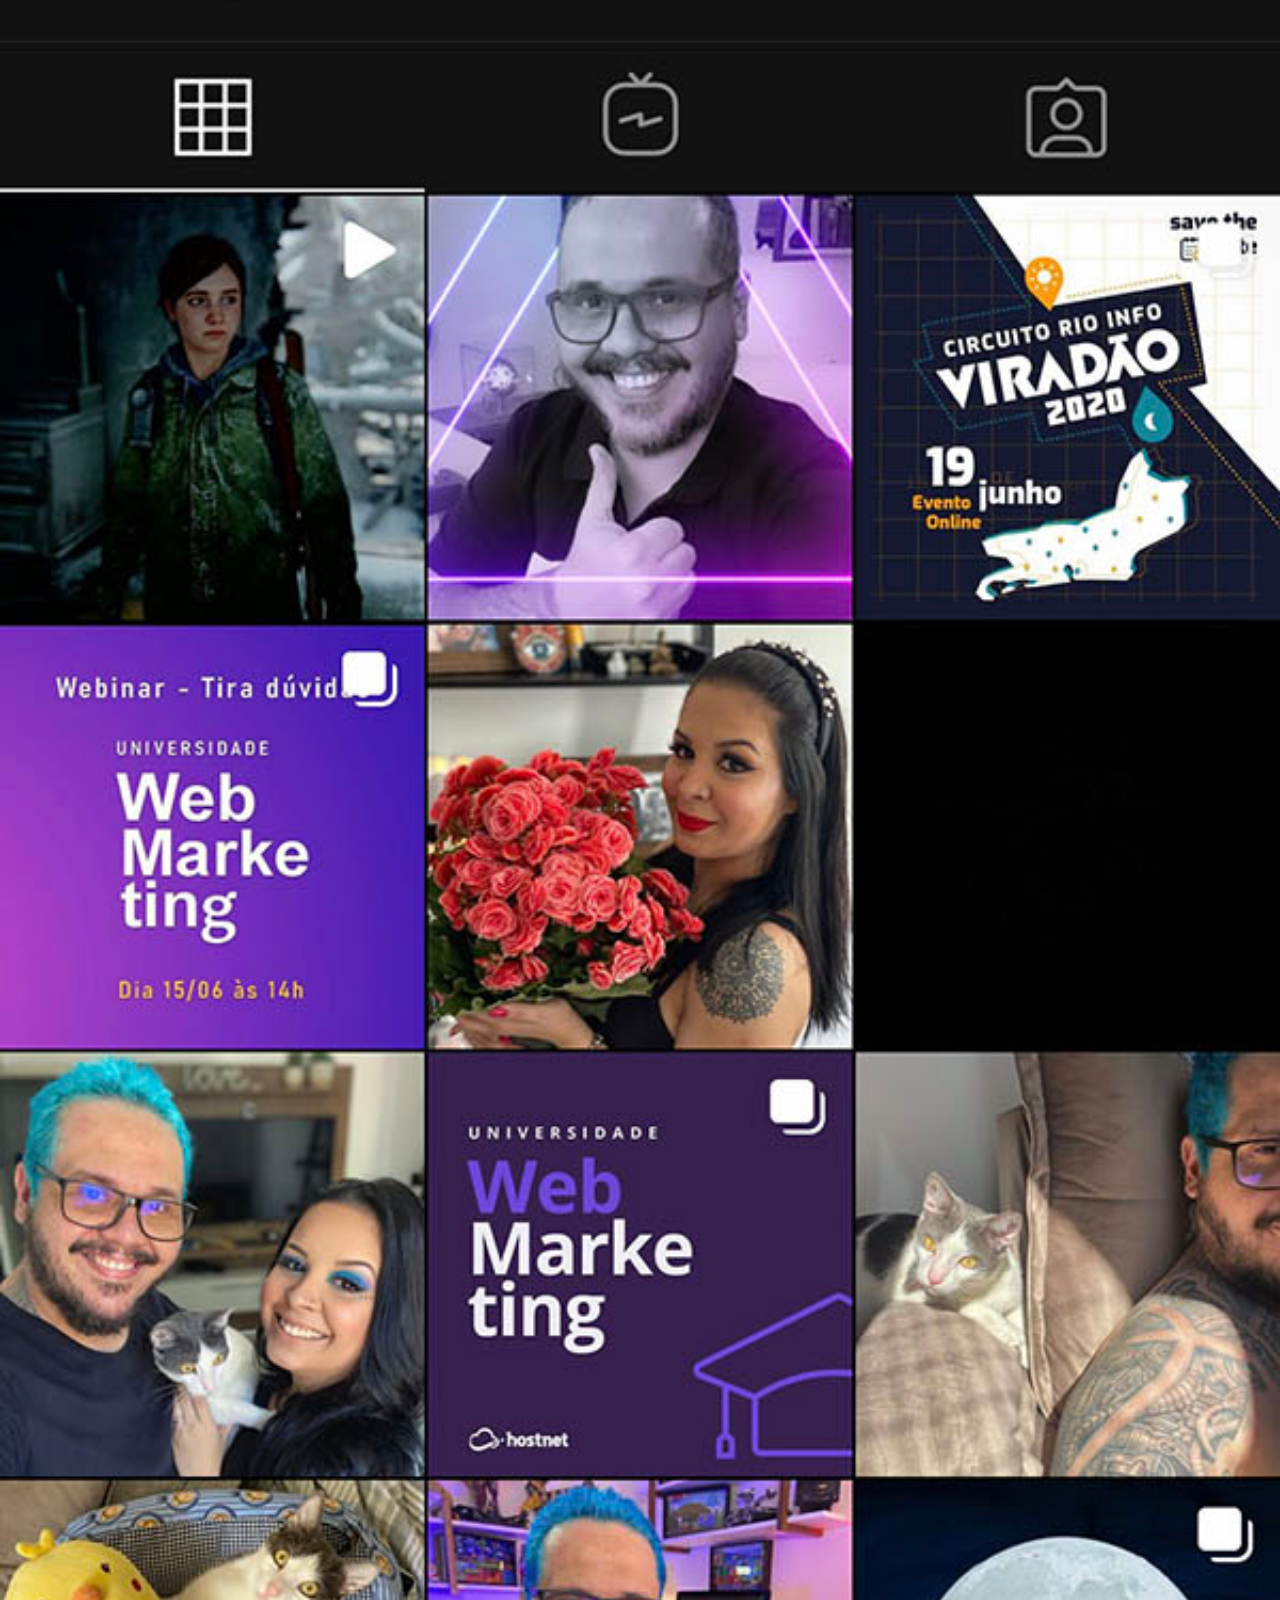
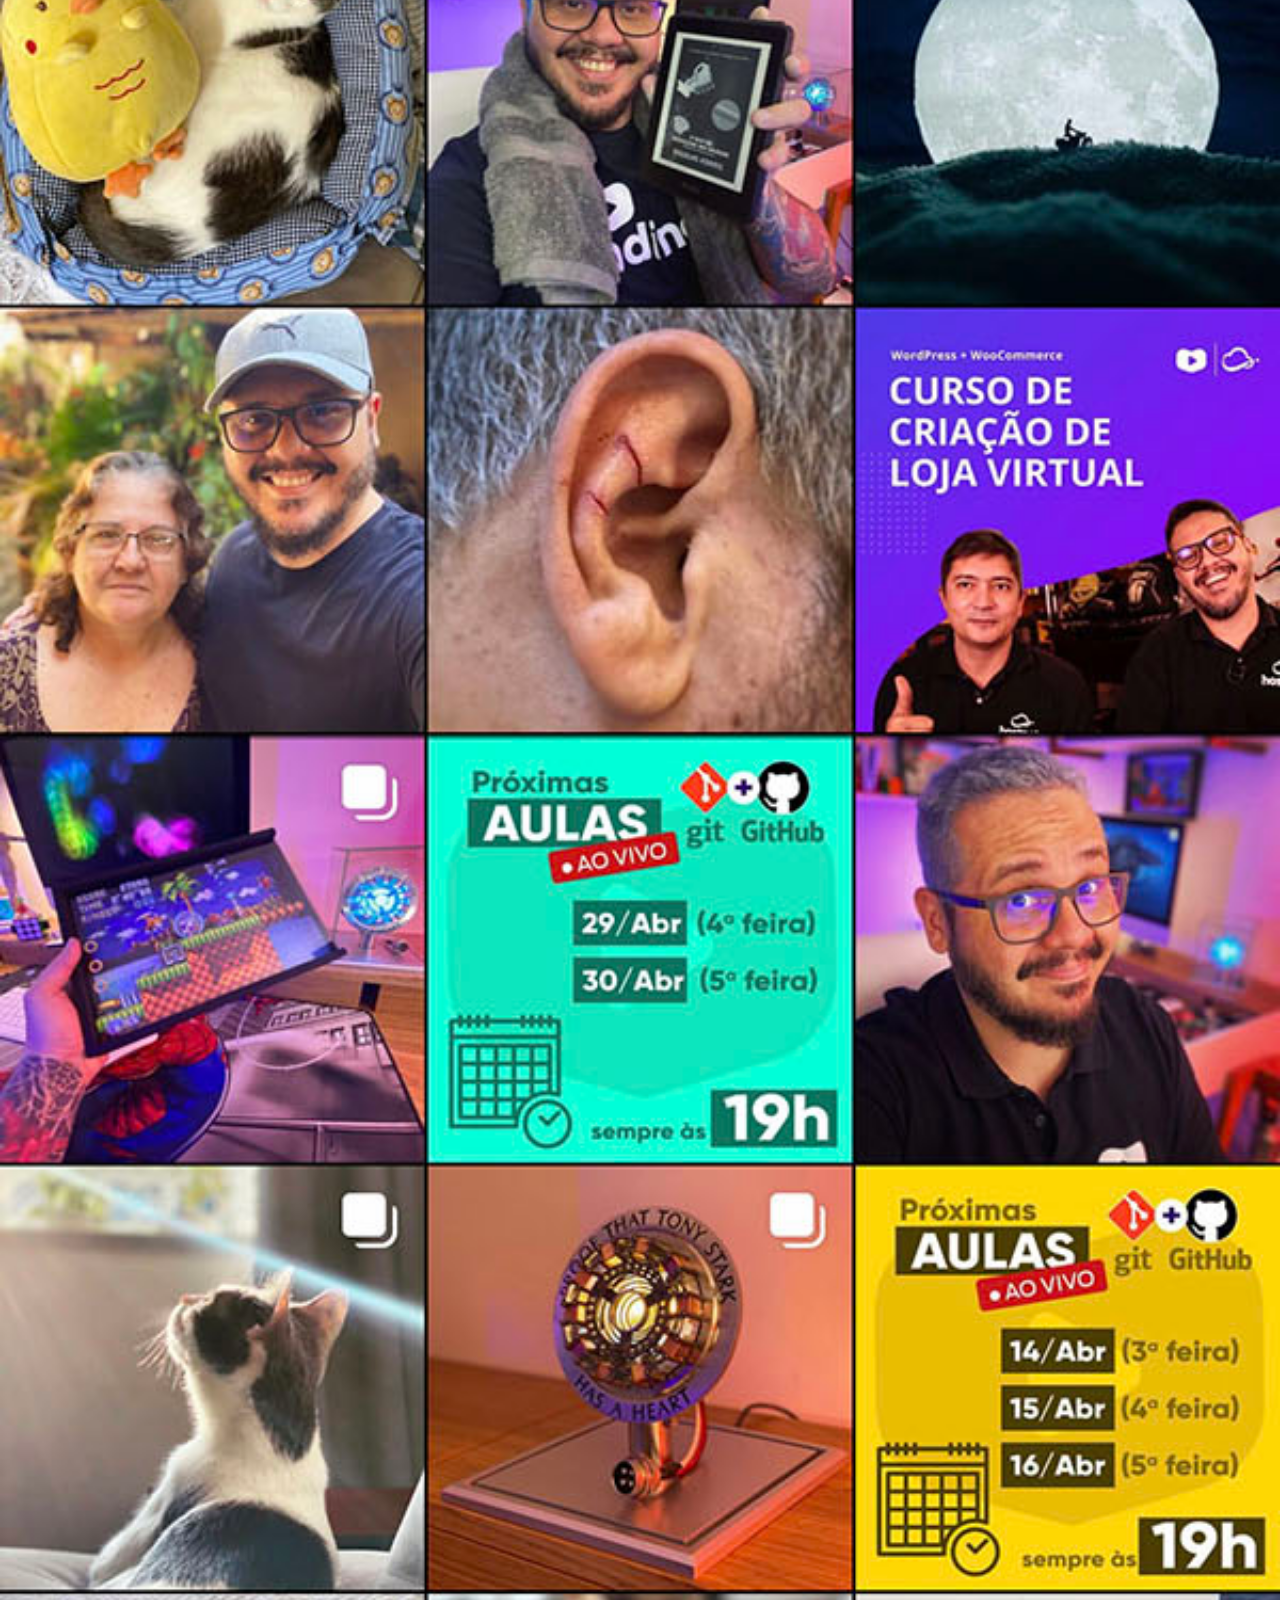
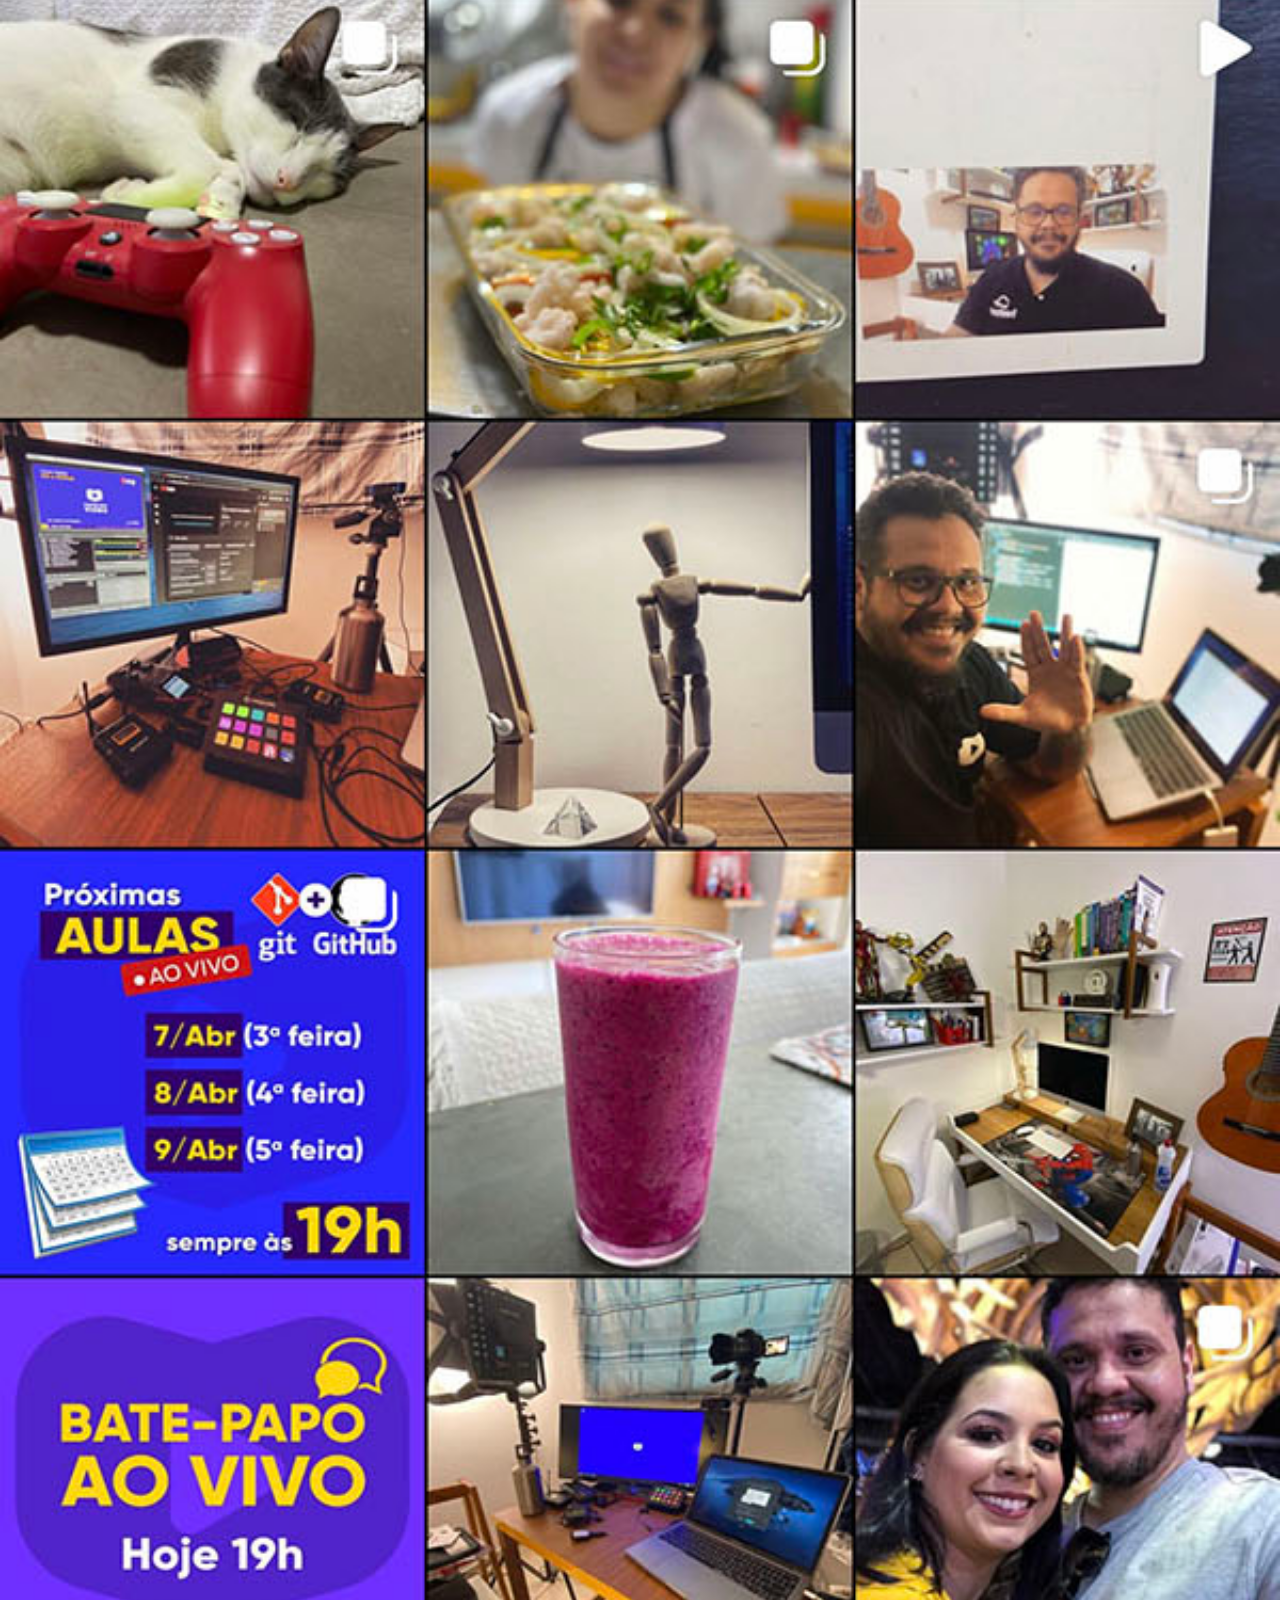
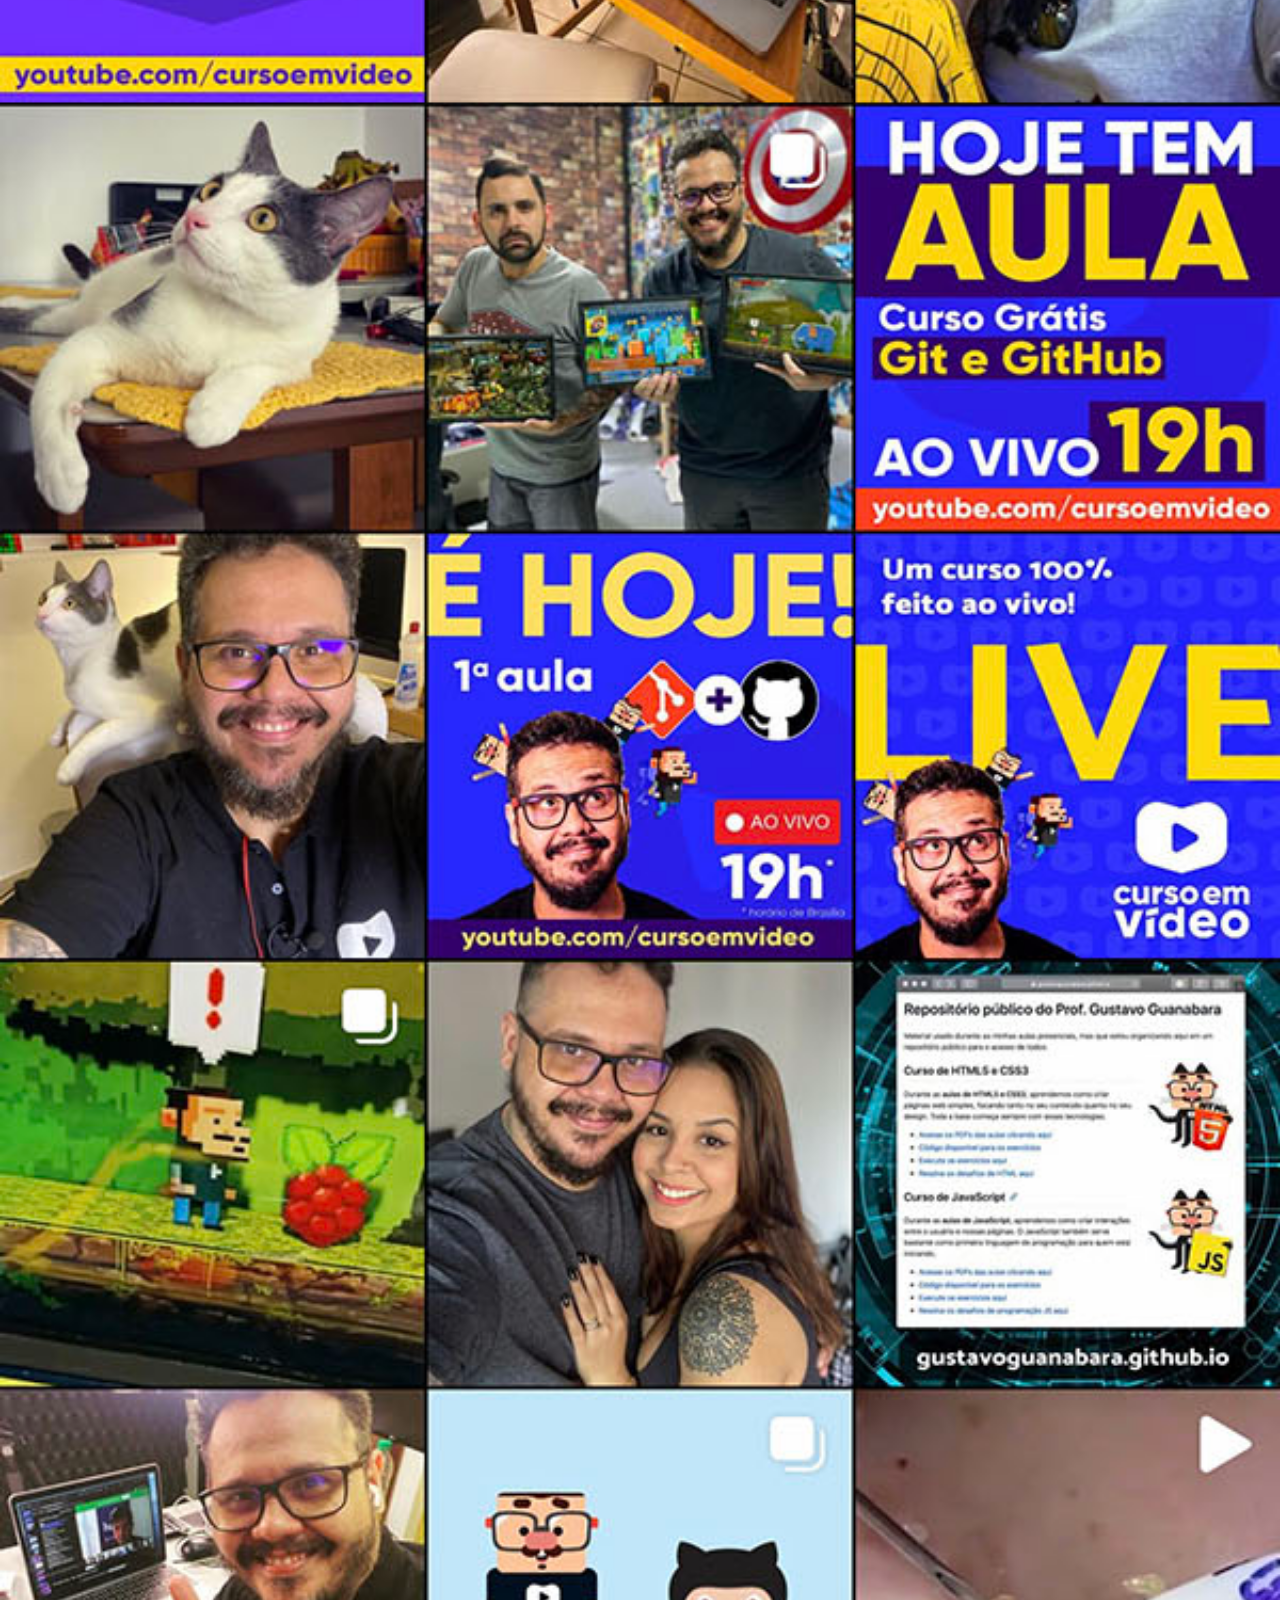
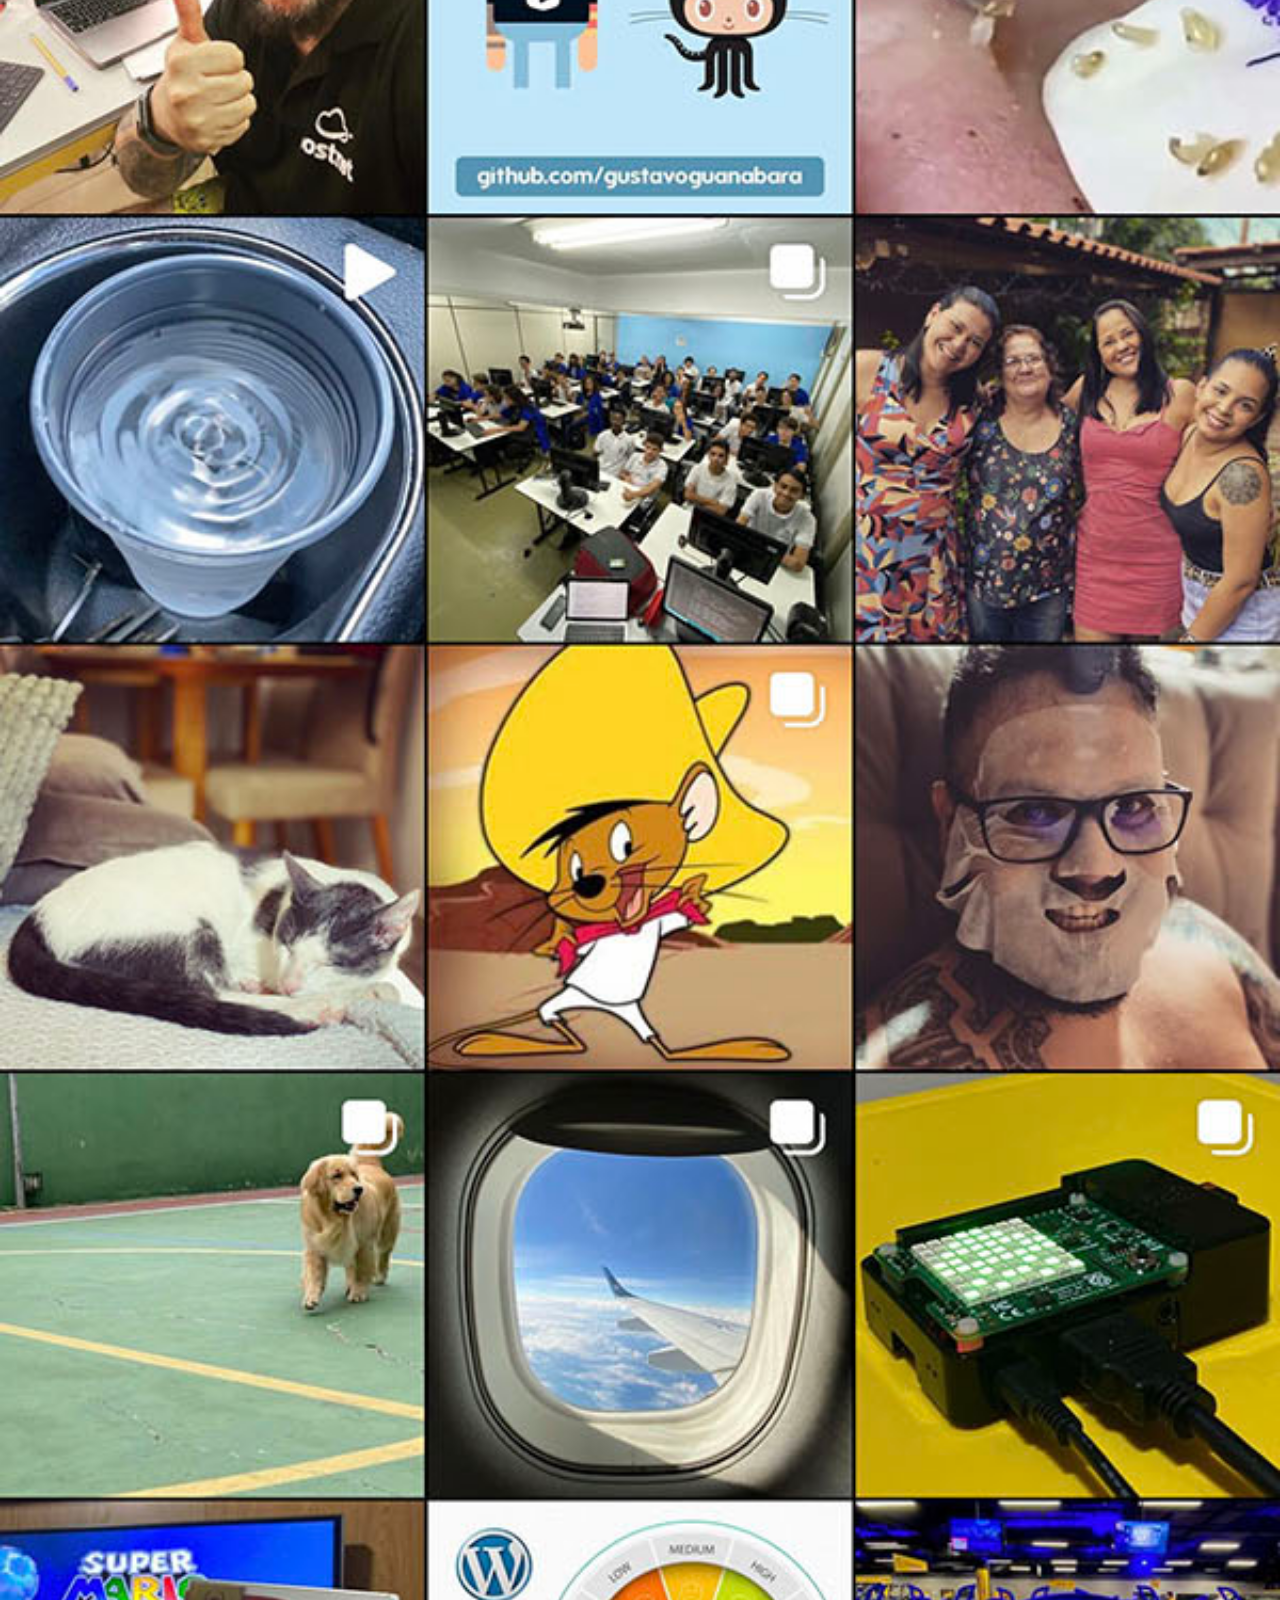
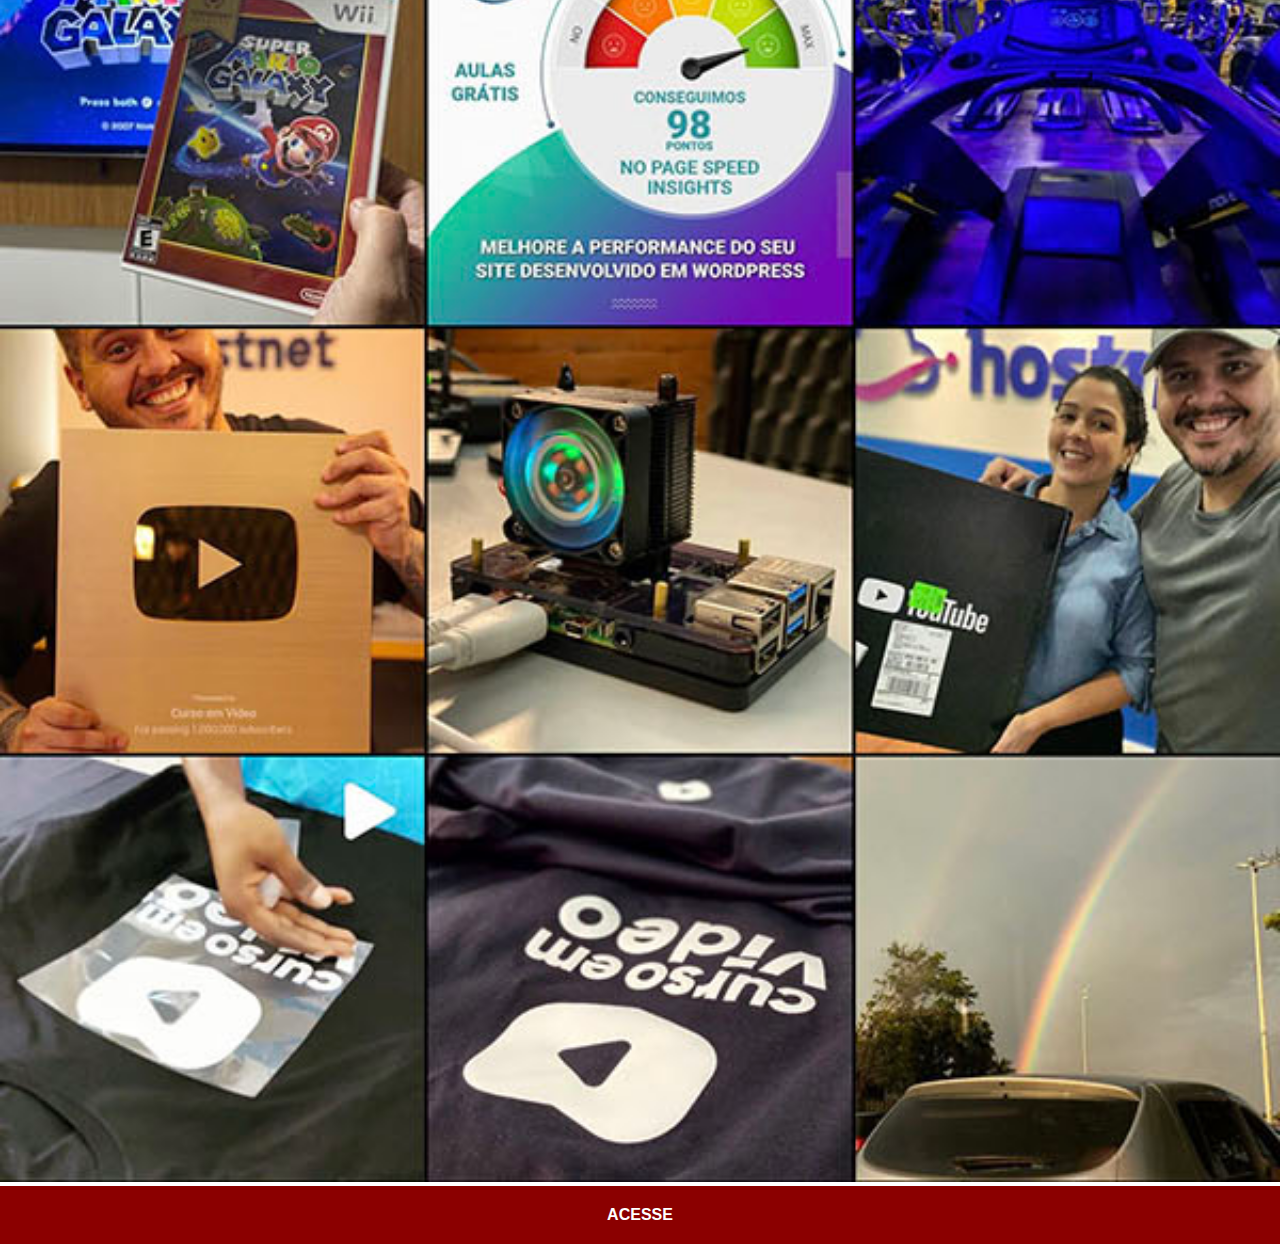
<file: instagram.html>
<!DOCTYPE html>
<html lang="en">
<head>
    <meta charset="UTF-8">
    <meta name="viewport" content="width=device-width, initial-scale=1.0">
    <title>Document</title>
    <link rel="stylesheet" href="estilos/social.css">
</head>
<body>
    <img src="imagens/tela-instagram.jpg" alt="">
    <a href="#">ACESSE</a>
    
</body>
</html>
</file>
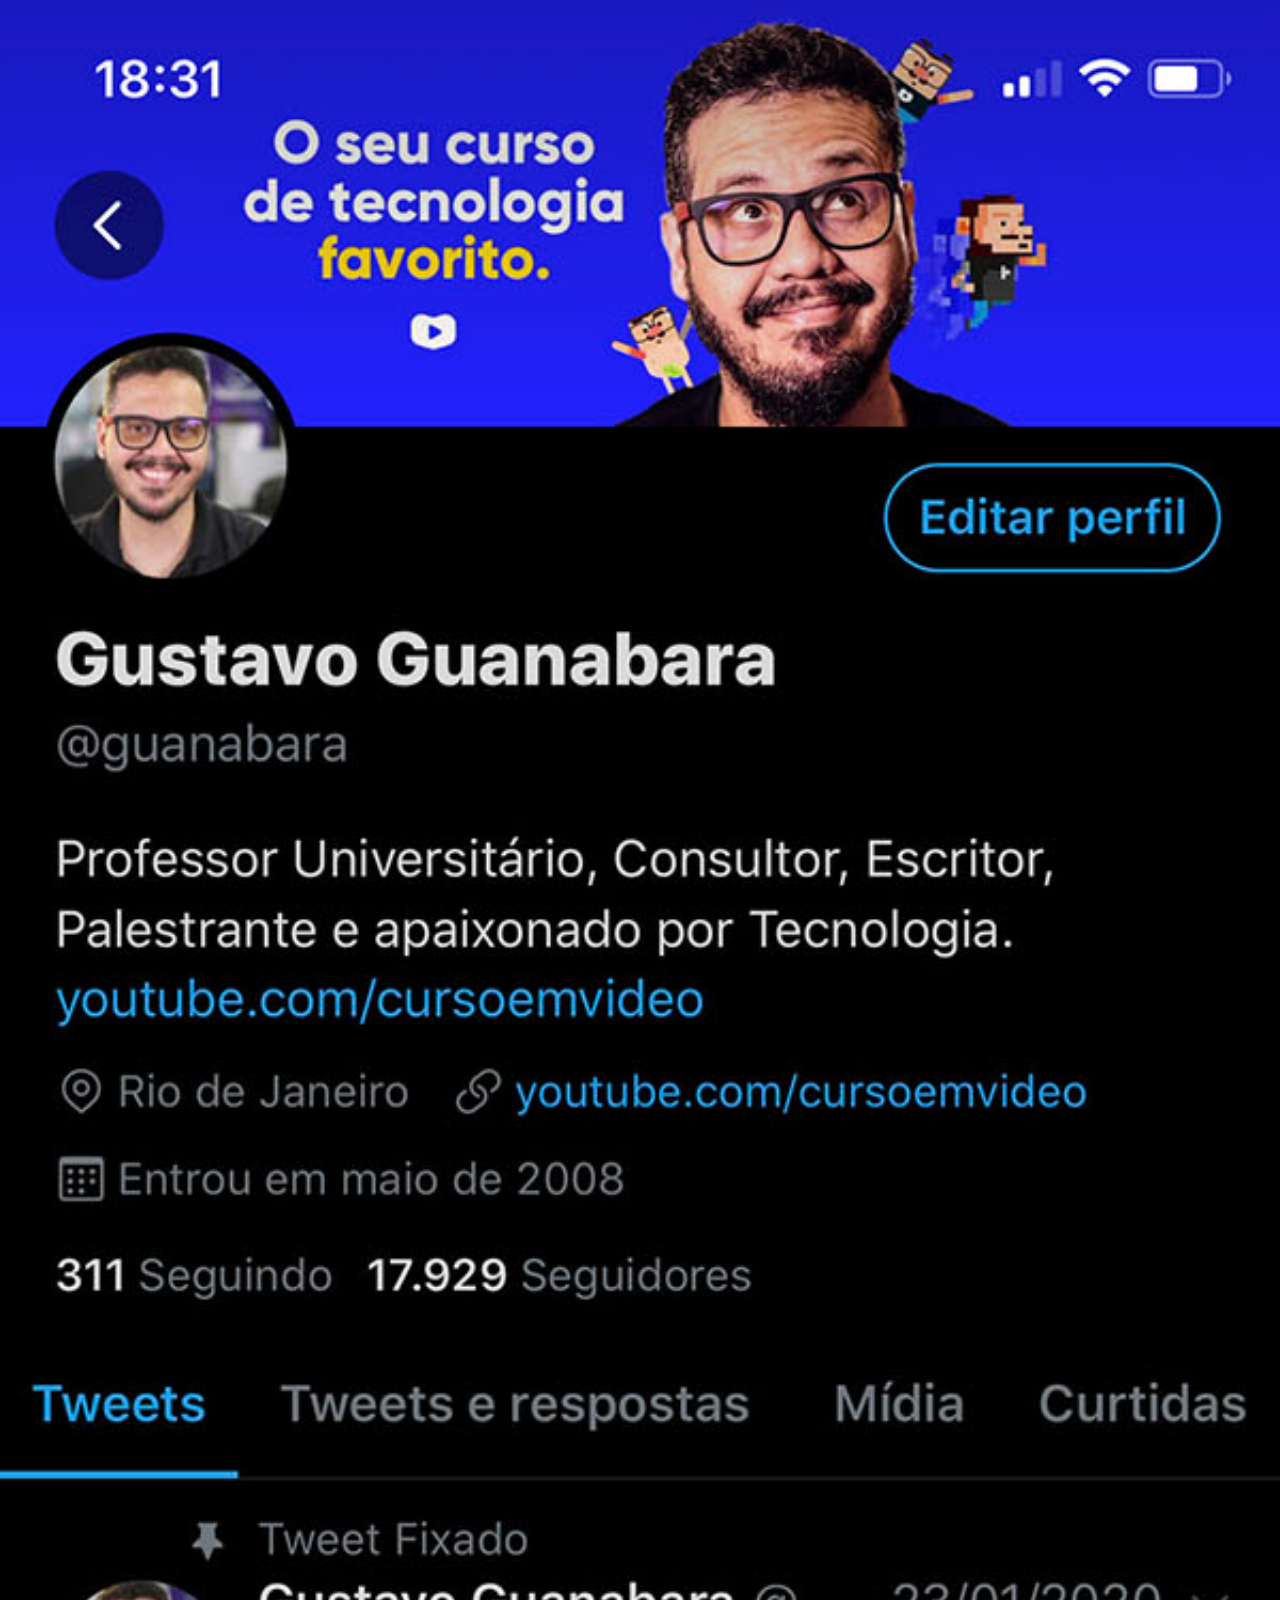
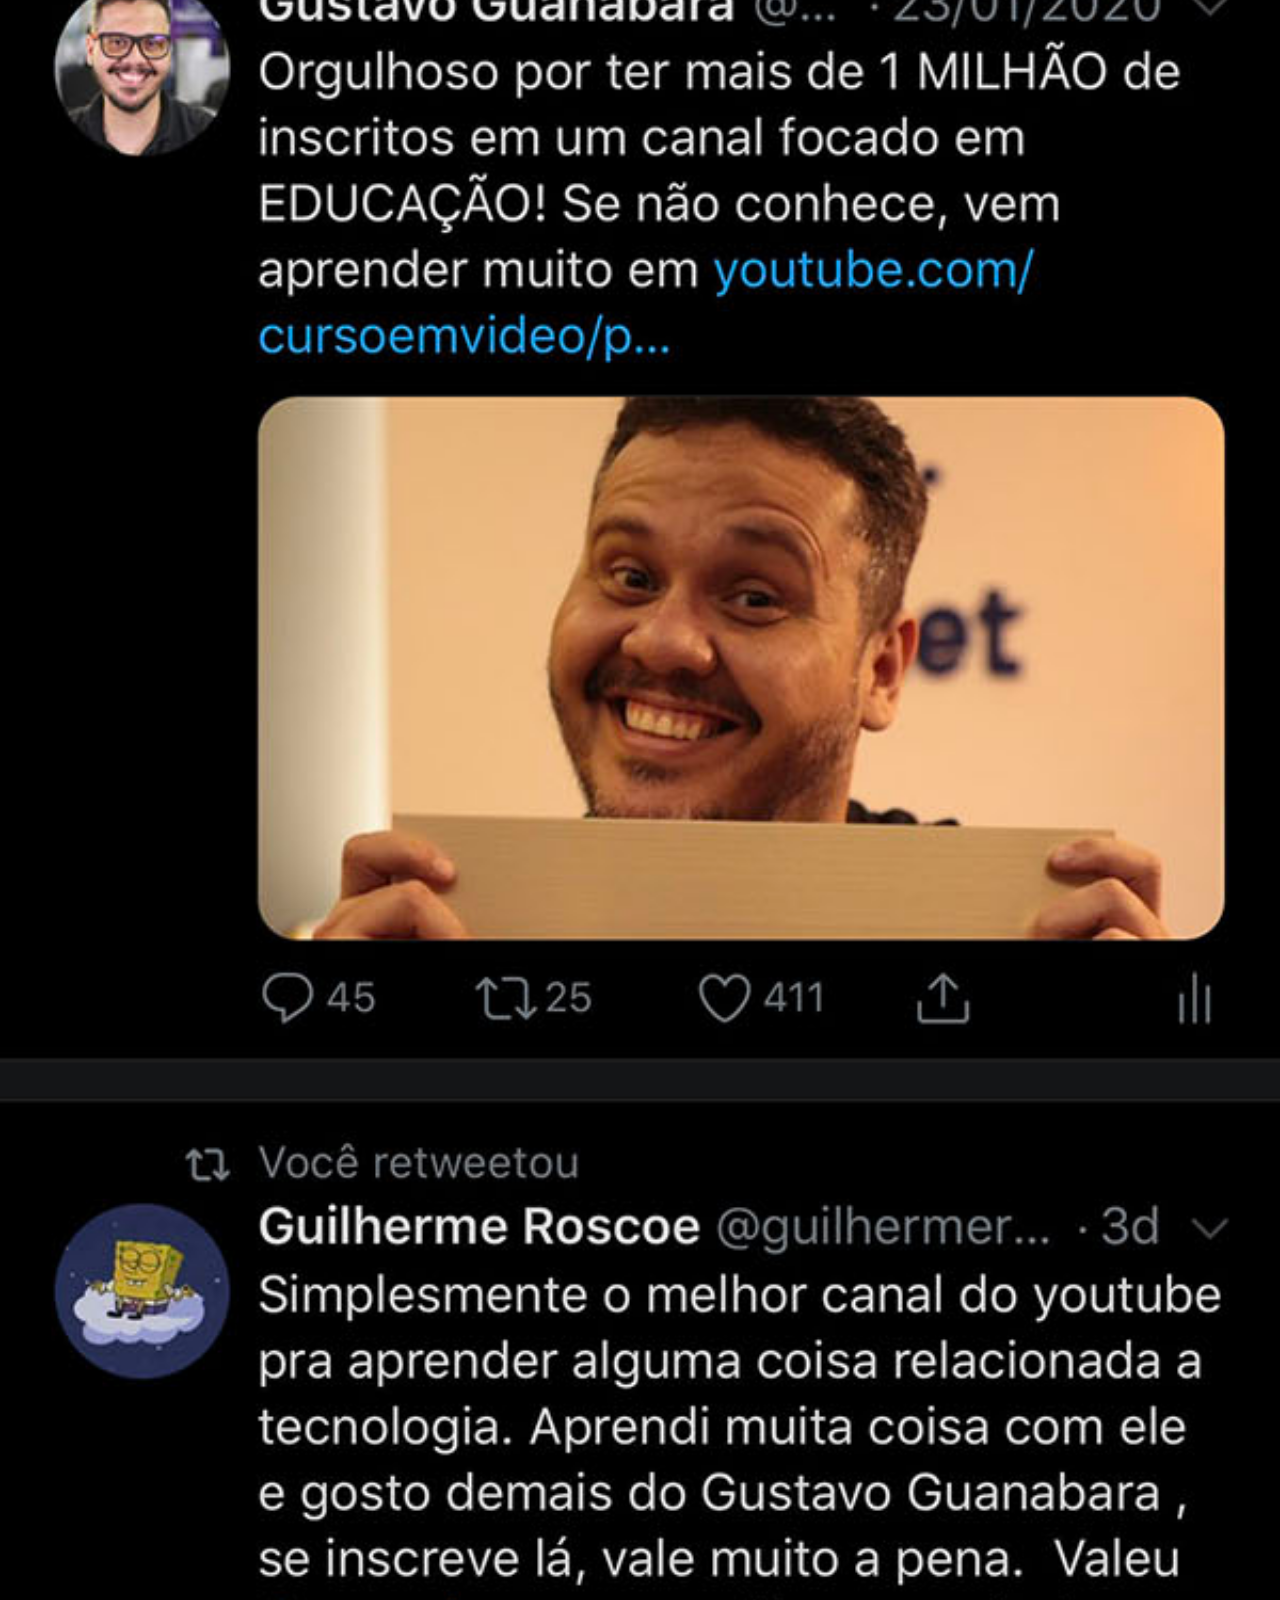
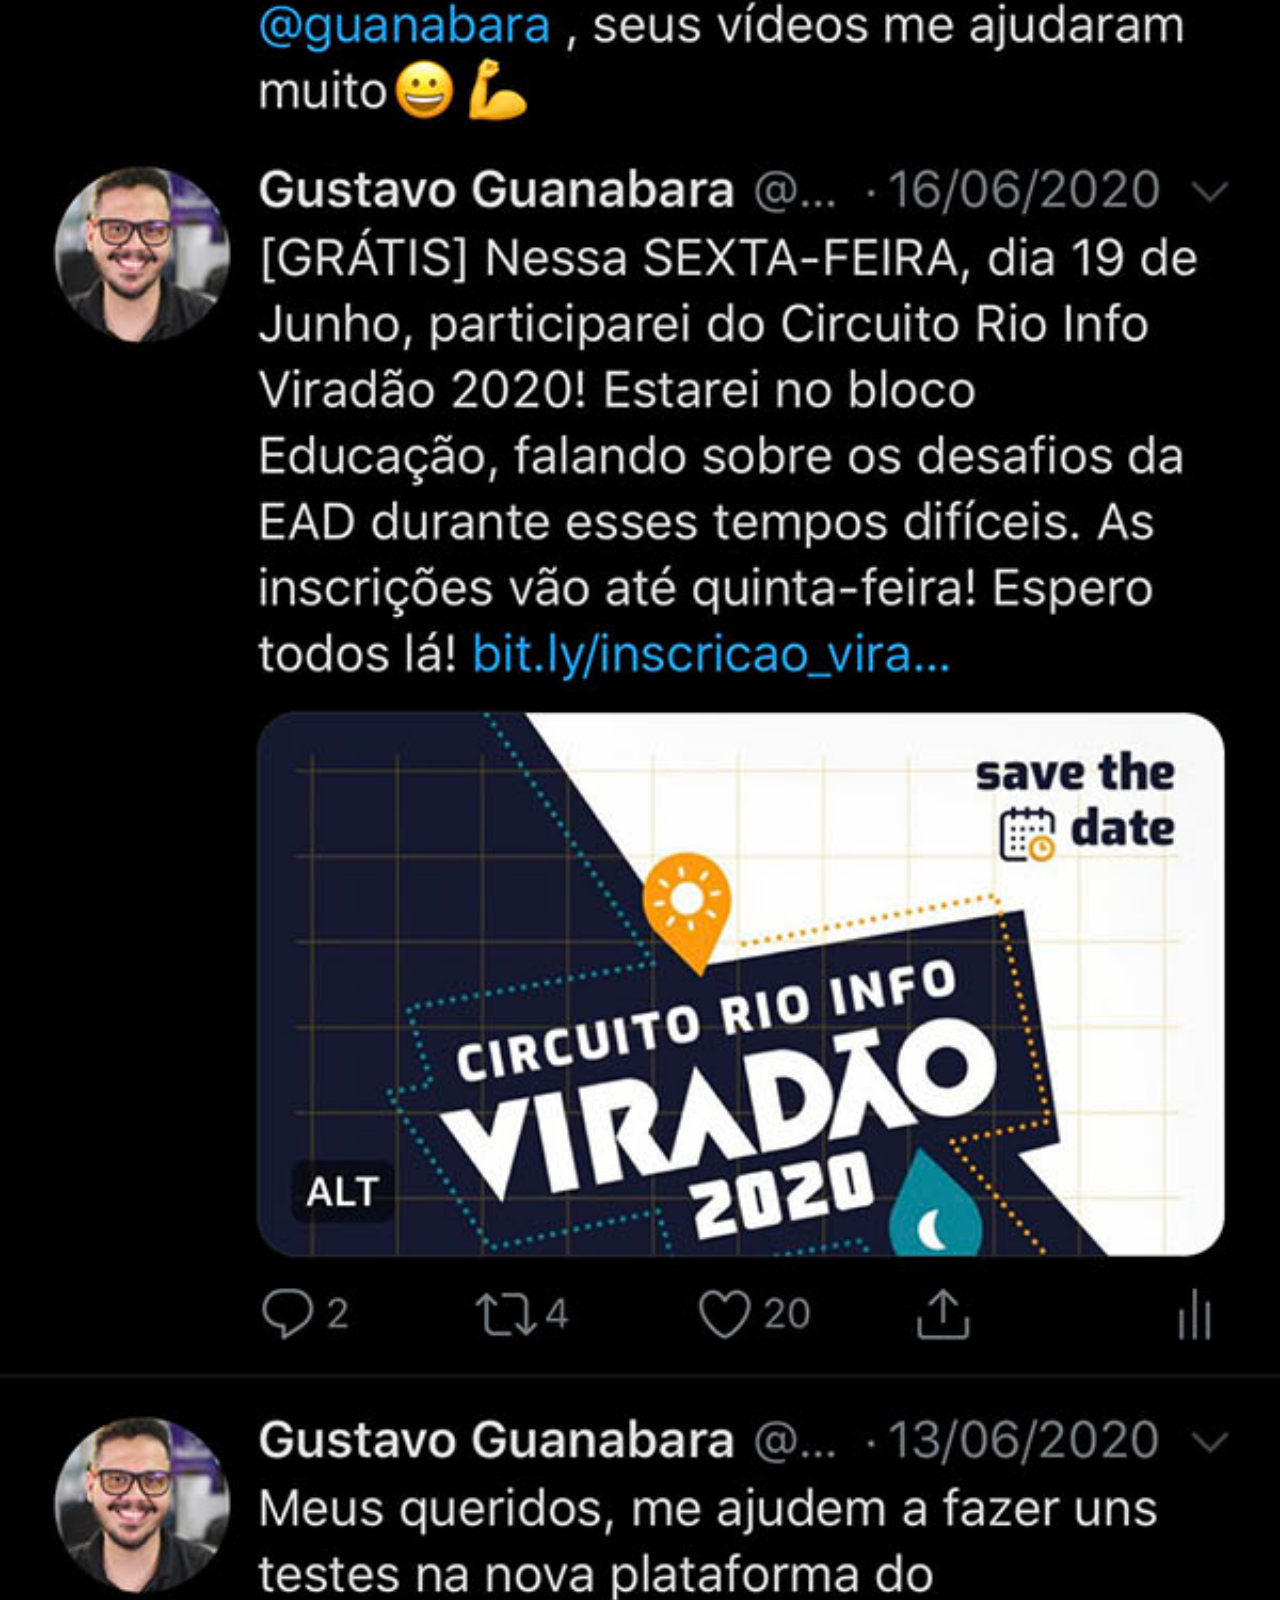
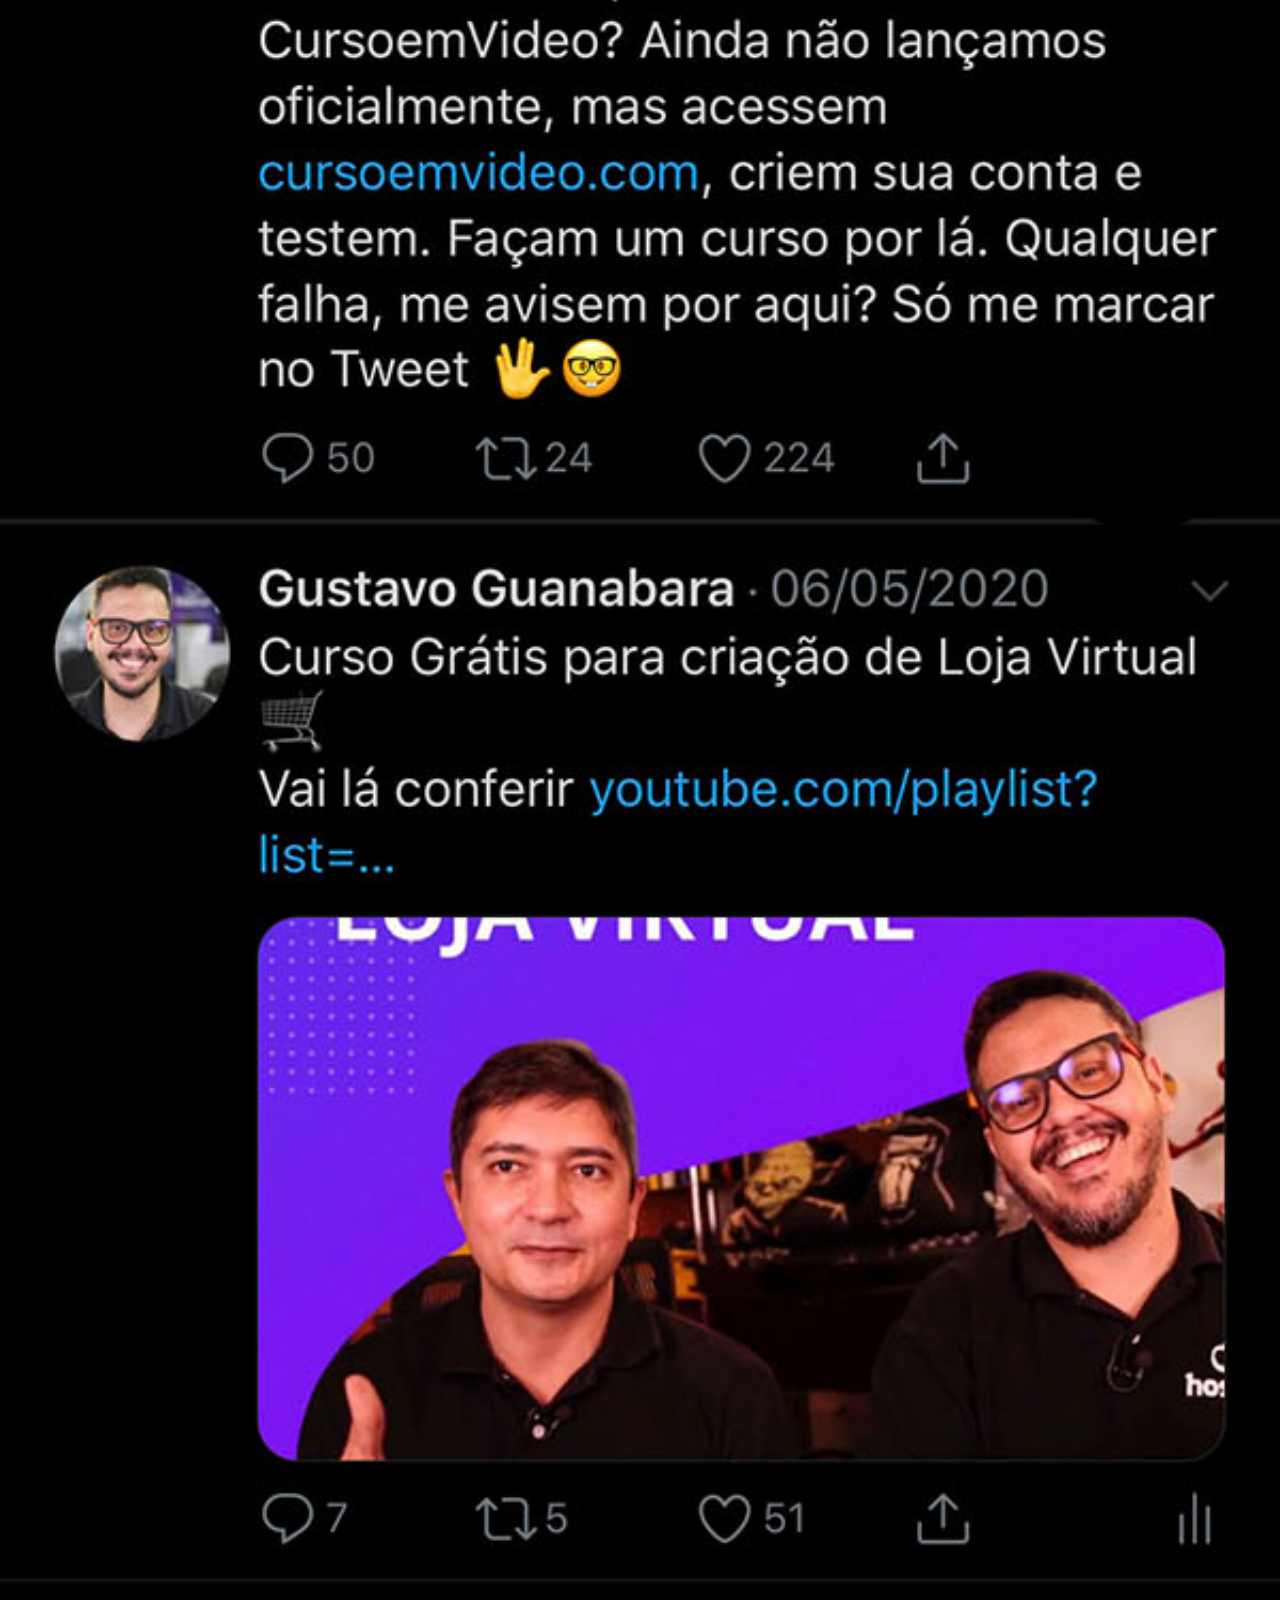
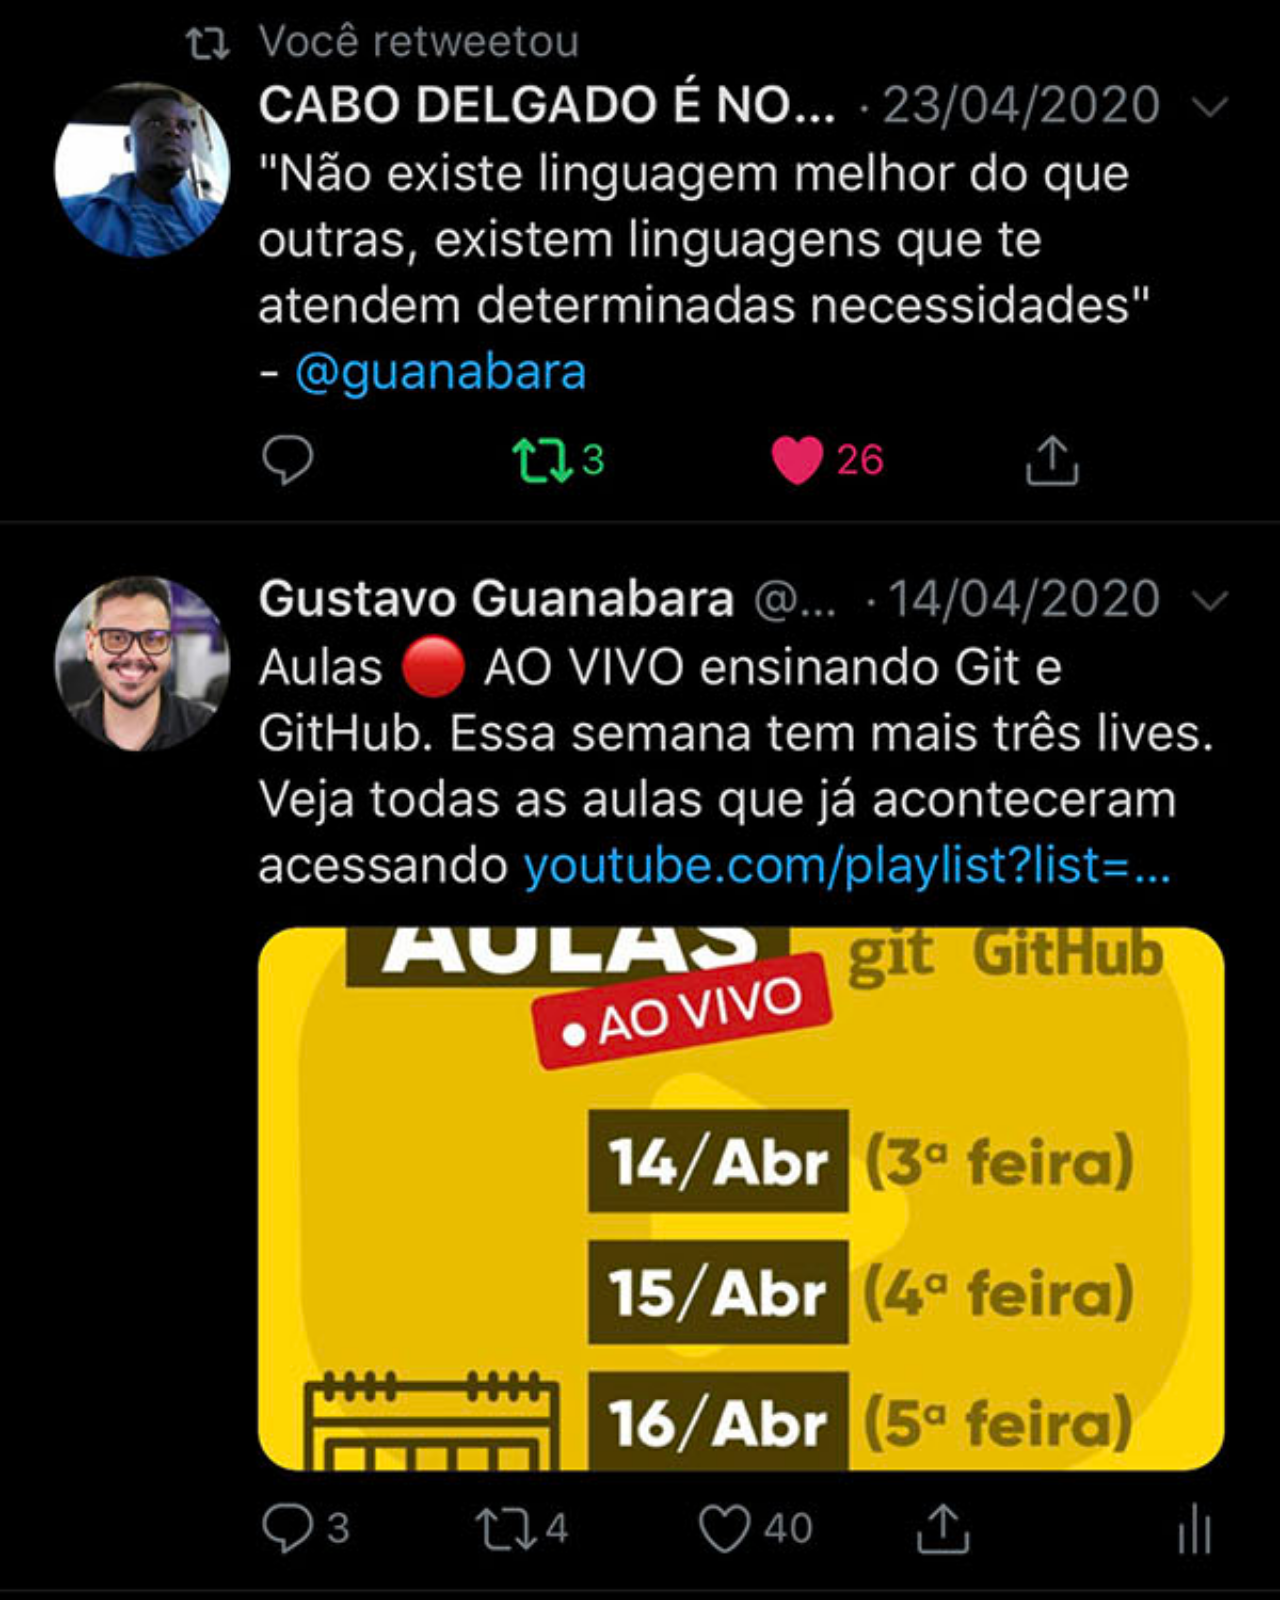
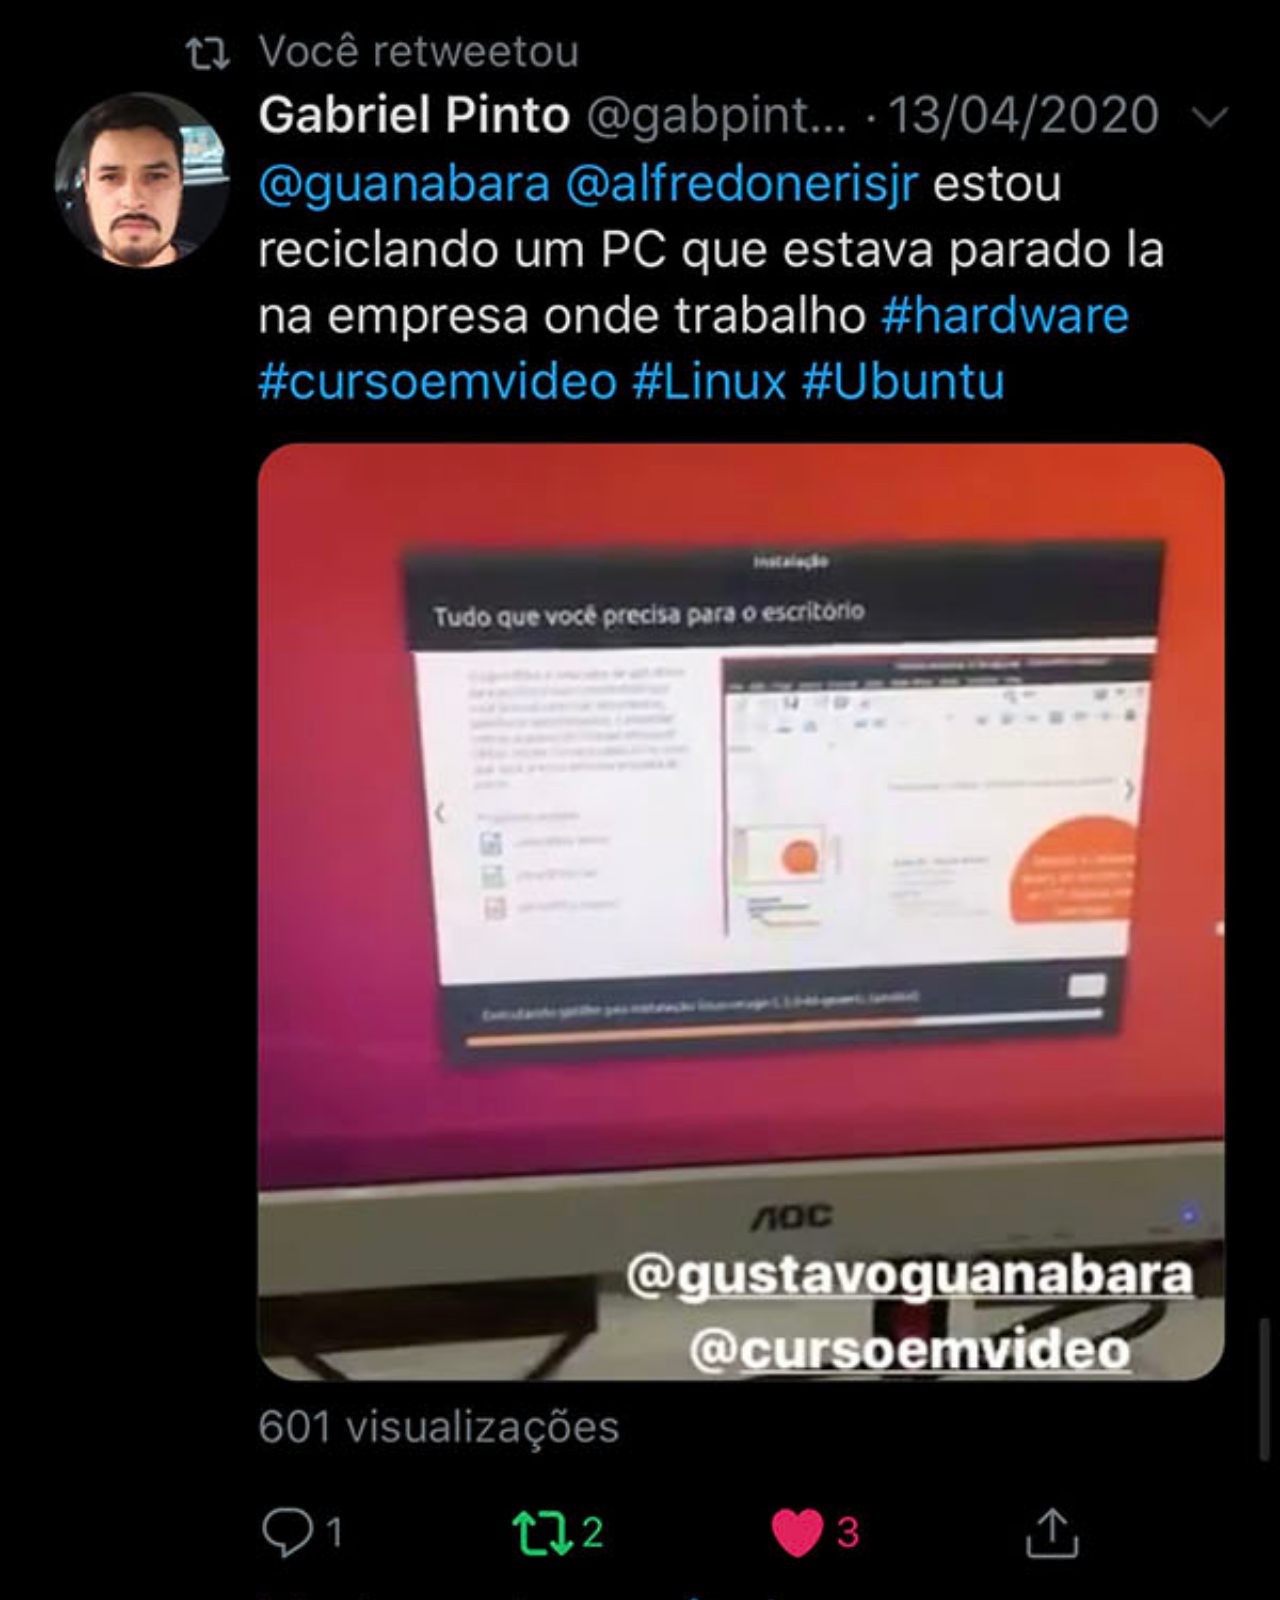
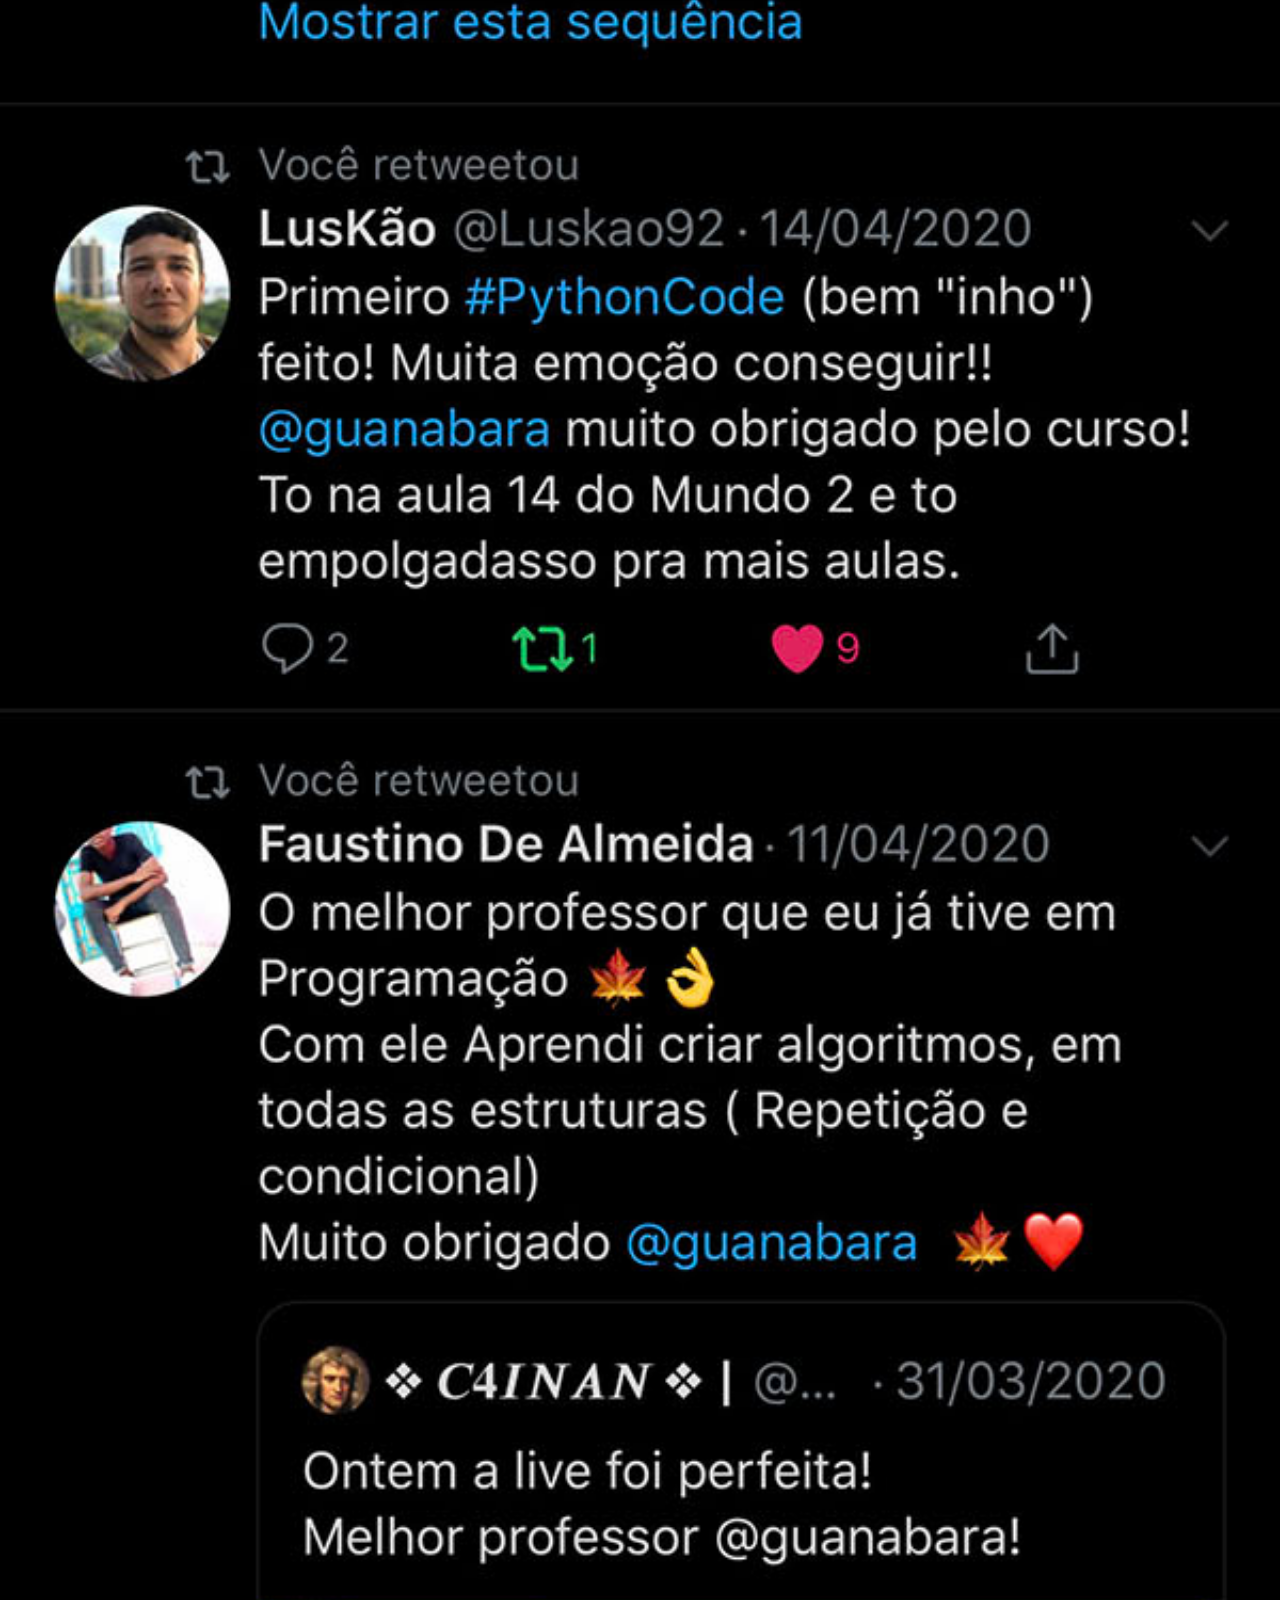
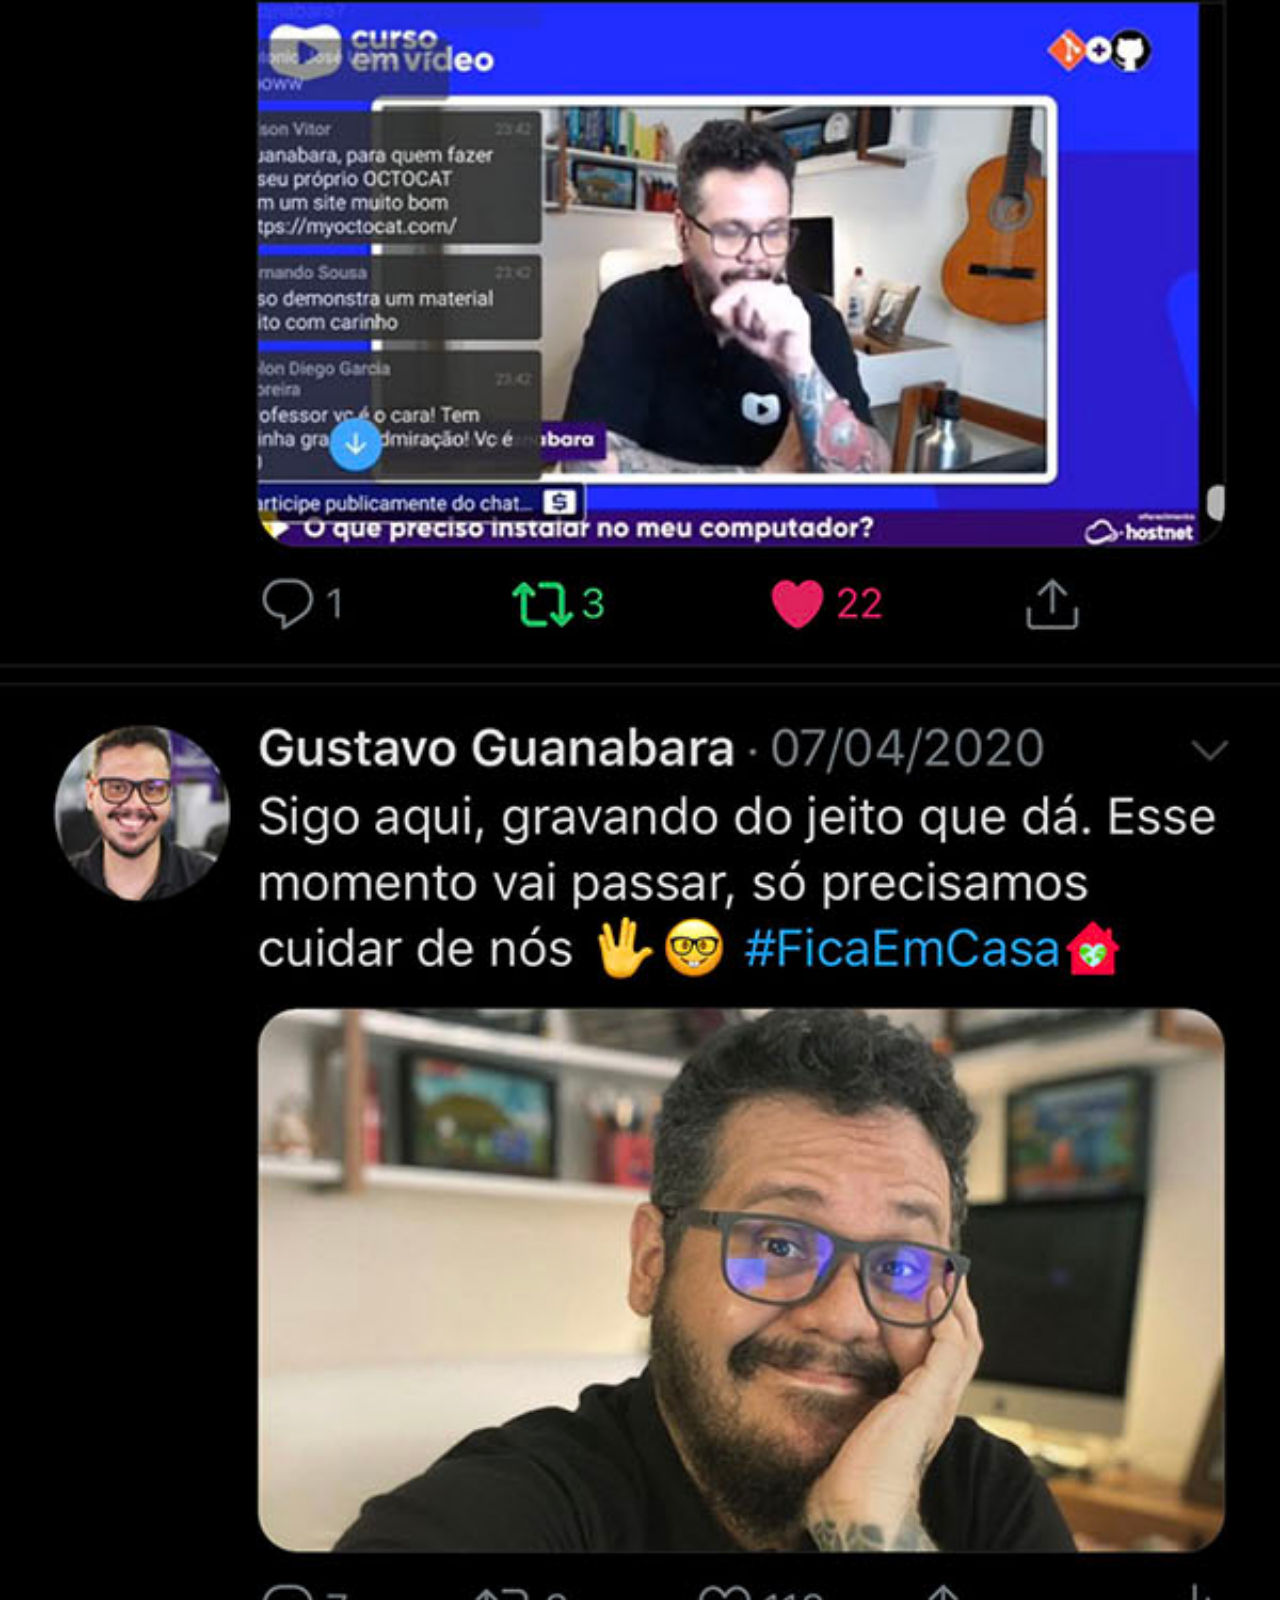
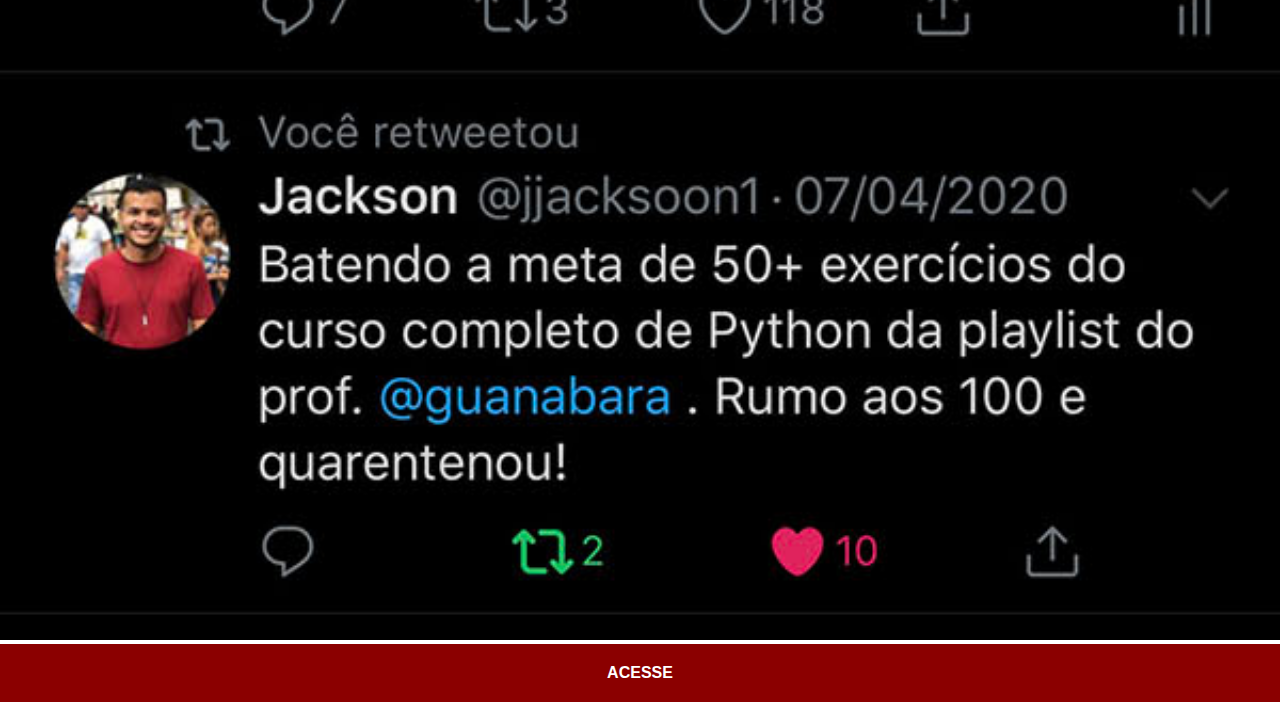
<file: twitter.html>
<!DOCTYPE html>
<html lang="en">
<head>
    <meta charset="UTF-8">
    <meta name="viewport" content="width=device-width, initial-scale=1.0">
    <title>Document</title>
    <link rel="stylesheet" href="estilos/social.css">
</head>
<body>
        <img src="imagens/tela-twitter.jpg" alt="">
        <a href="#">ACESSE</a>
    
</body>
</html>
</file>
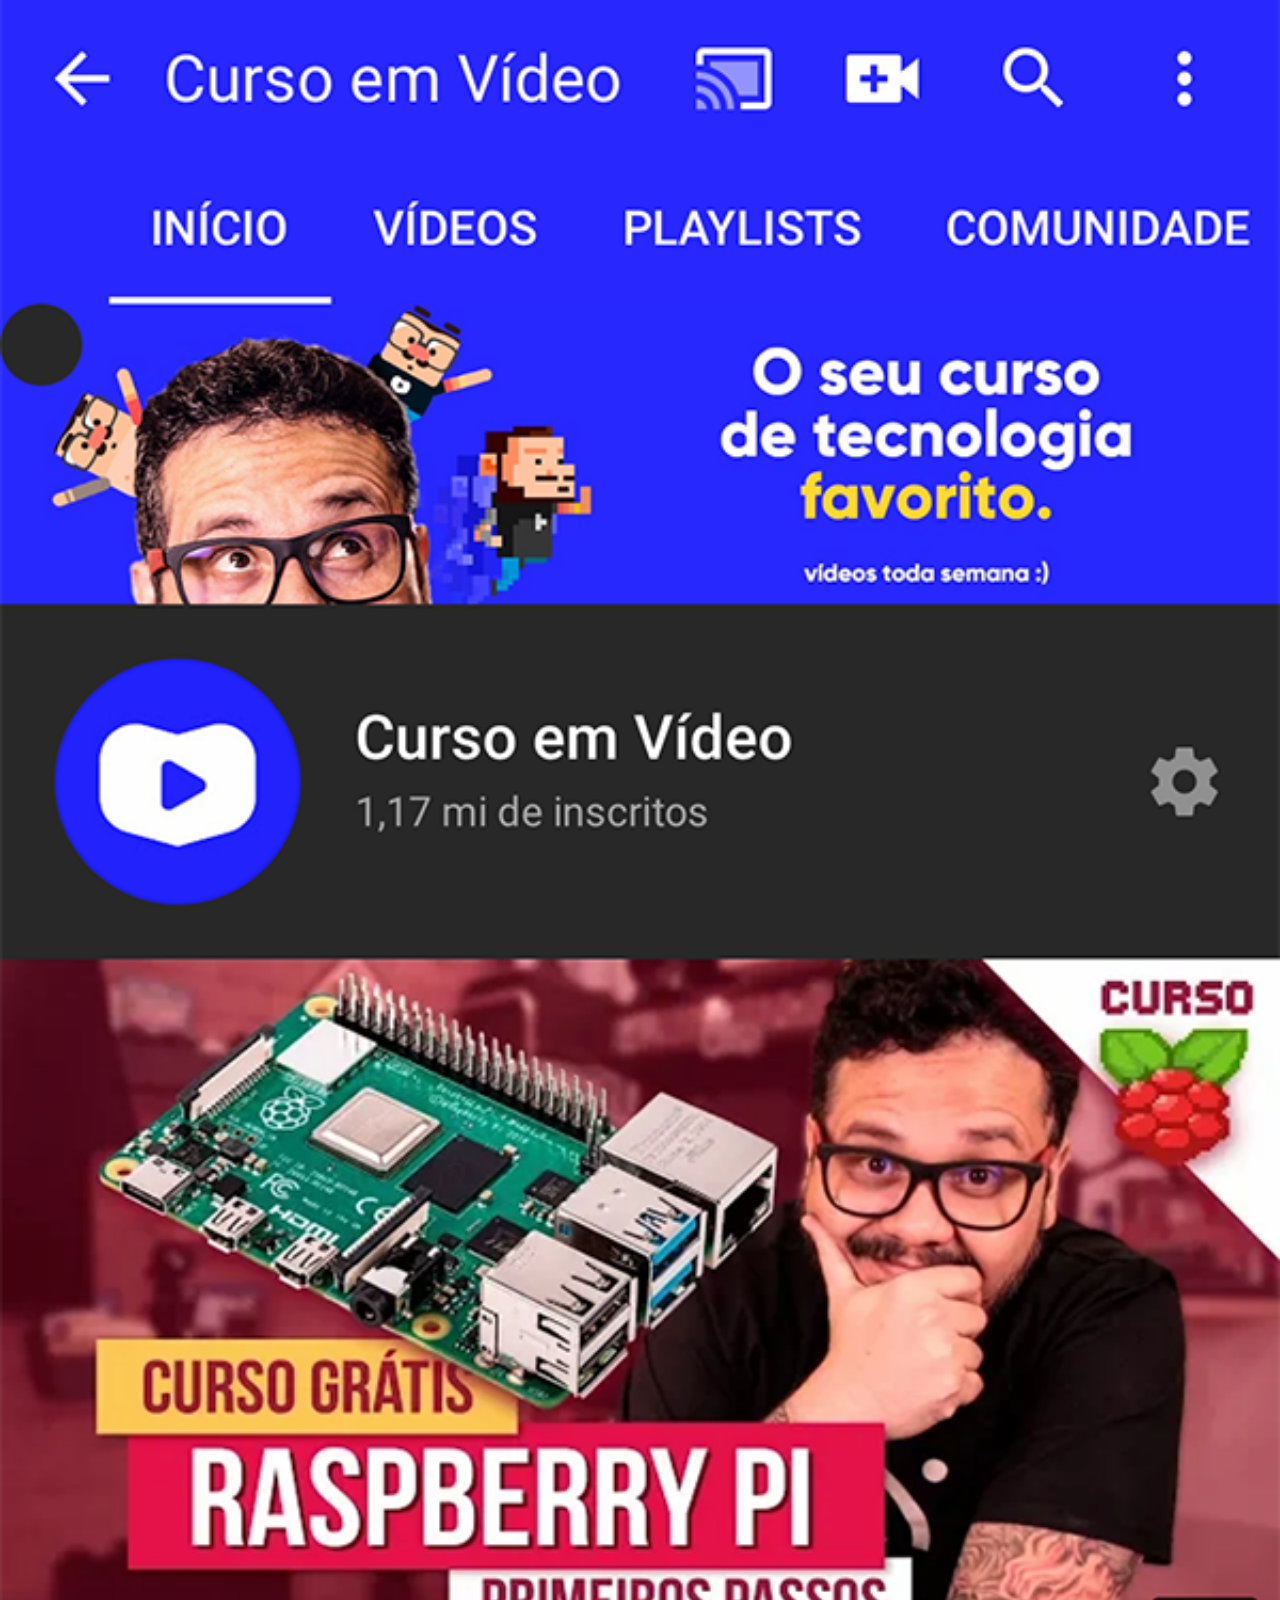
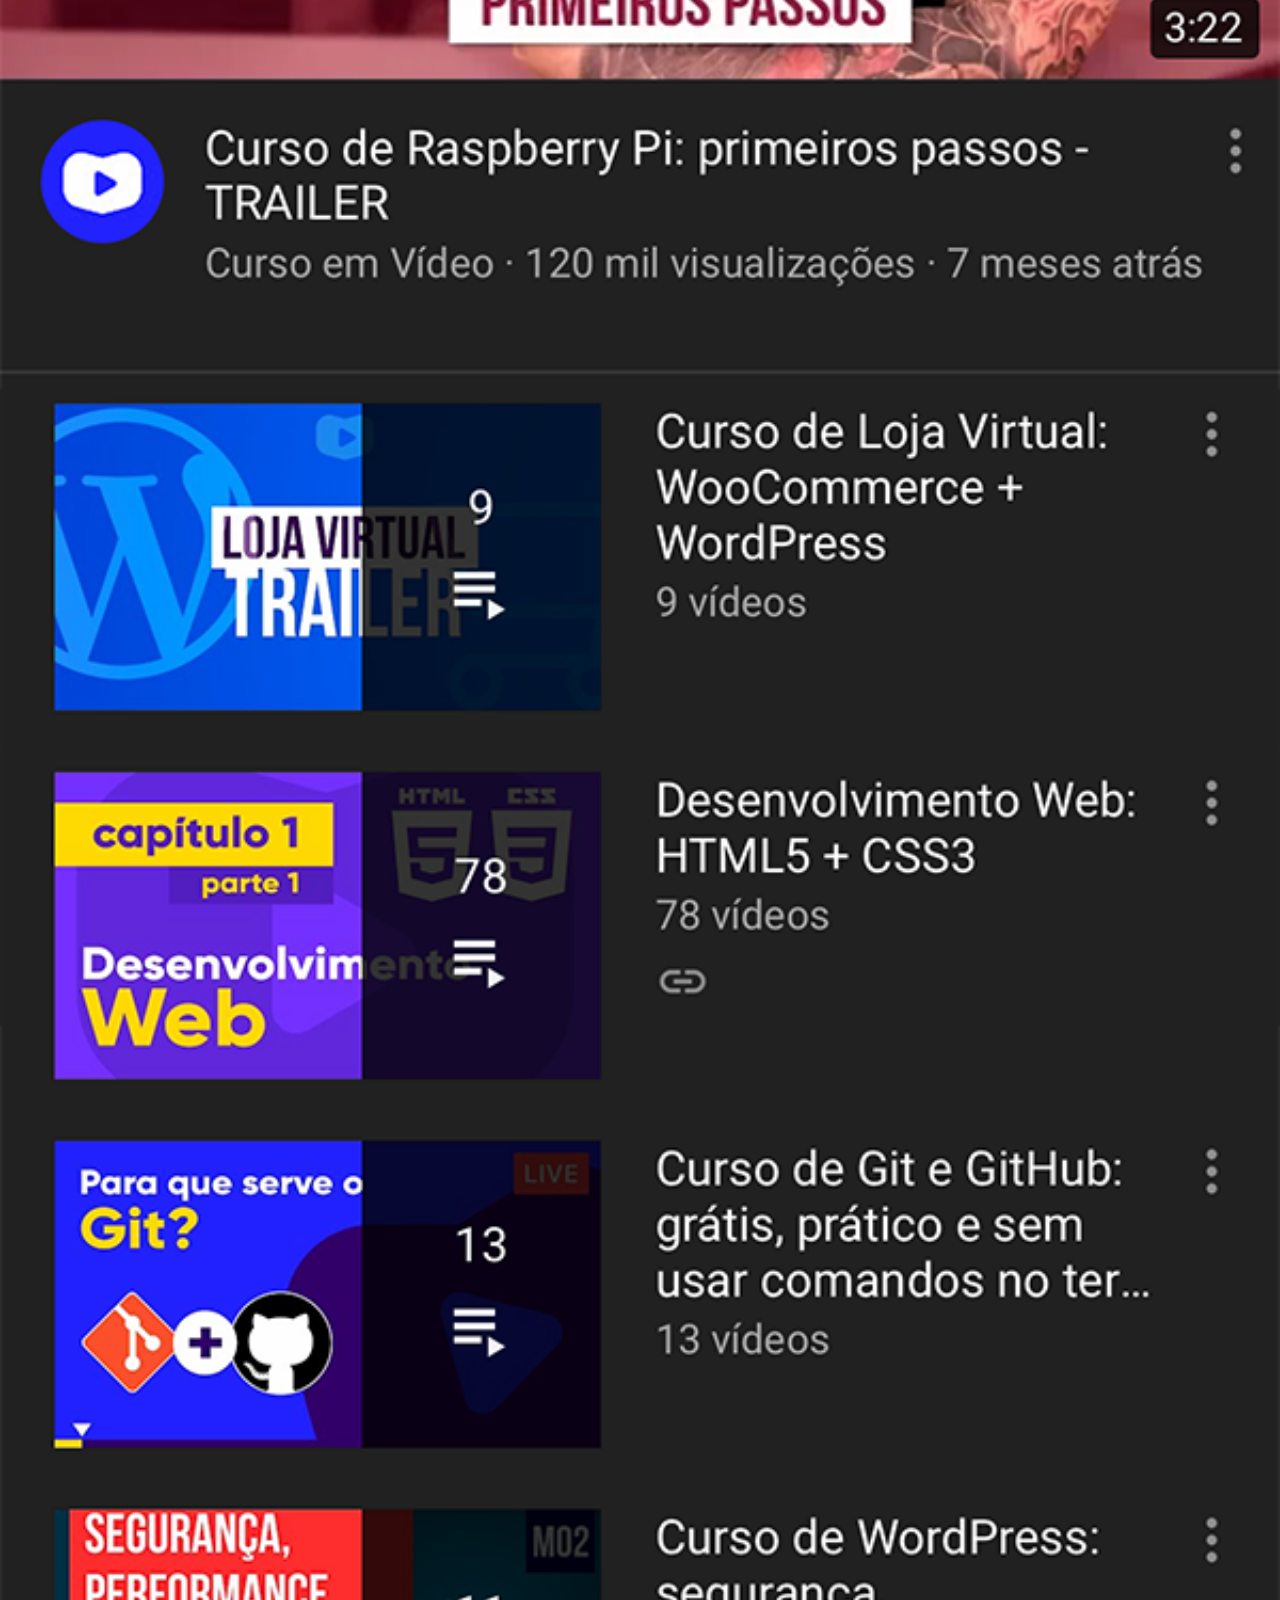
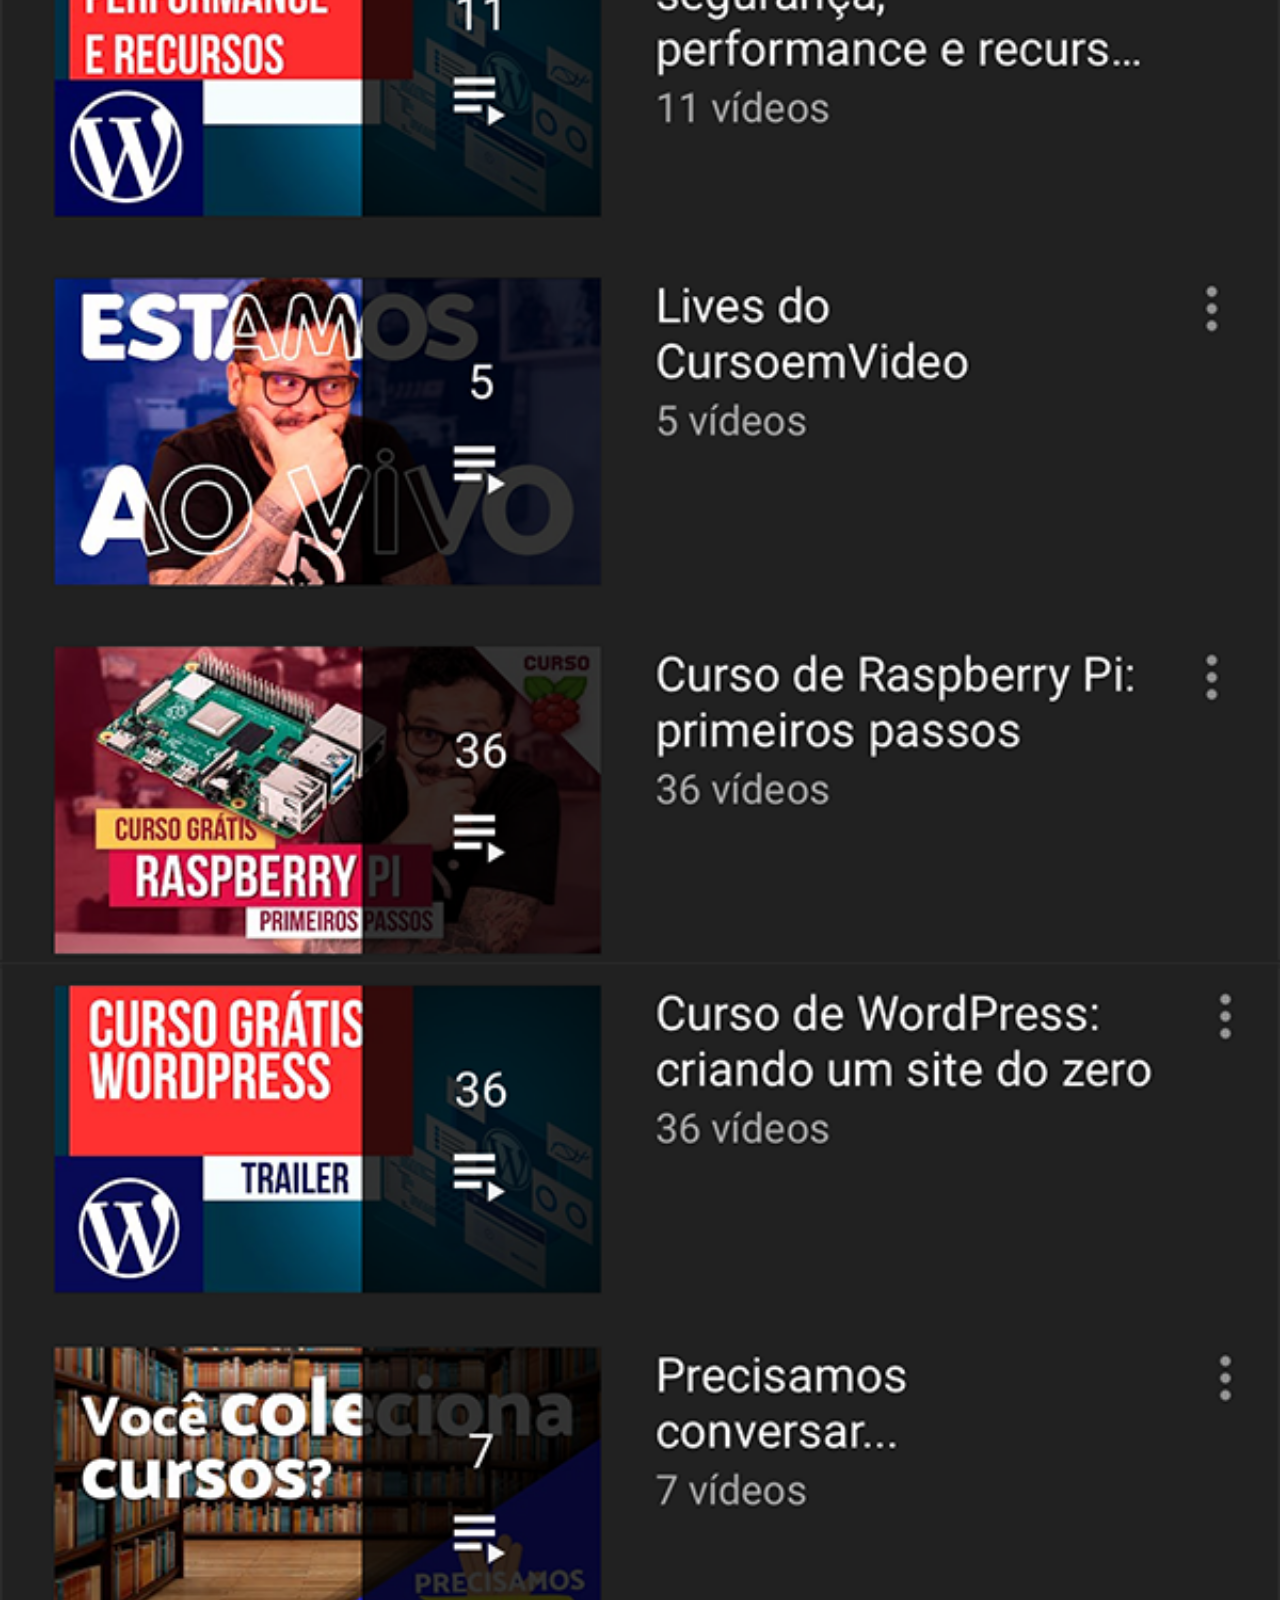
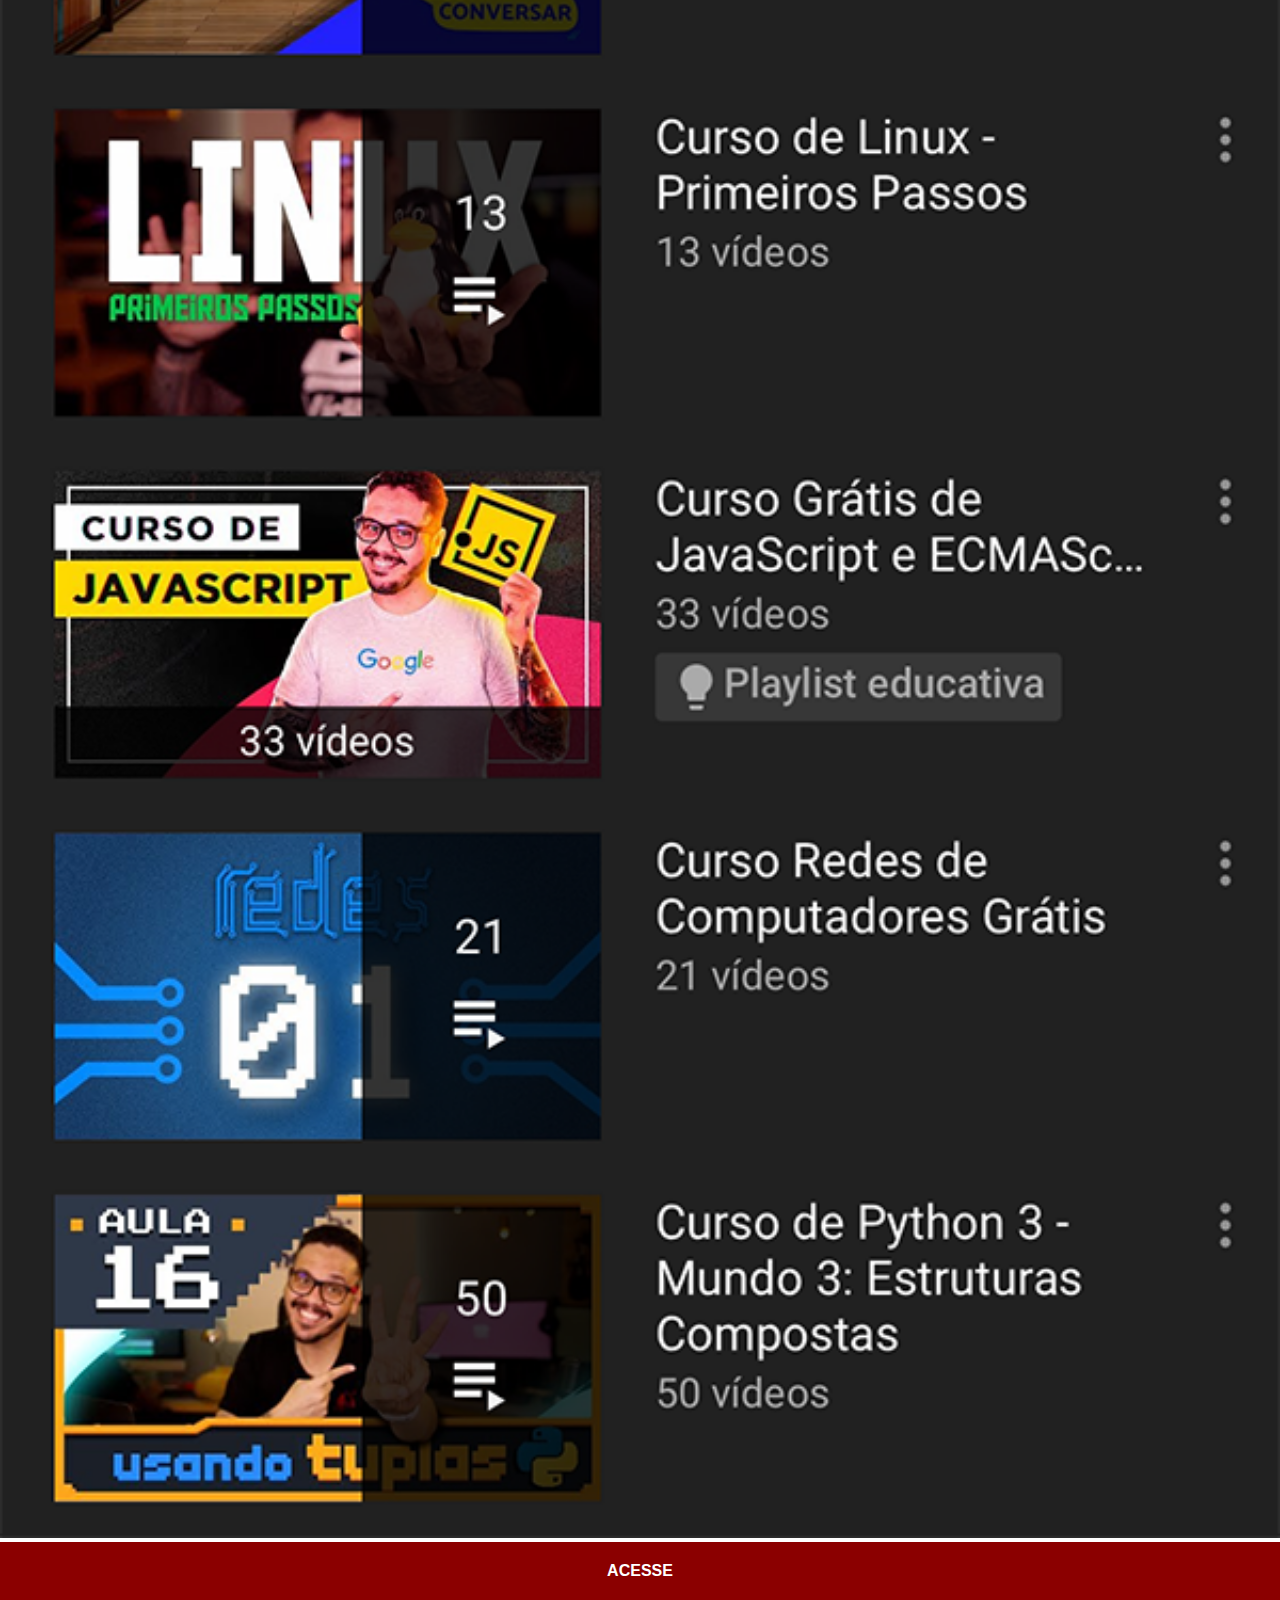
<file: youtube.html>
<!DOCTYPE html>
<html lang="pt-br">
<head>
    <meta charset="UTF-8">
    <meta name="viewport" content="width=device-width, initial-scale=1.0">
    <title>Document</title>
    <link rel="stylesheet" href="estilos/social.css">
</head>
<body>
        <img src="imagens/tela-youtube.png" alt="">
        <a href="https://www.youtube.com/@CursoemVideo/playlists" target="_blank">ACESSE</a>
</body>
</html>
</file>
<file: estilos/style.css>
@charset "UTF-8";

*{
    margin: 0px;
    padding: 0px;
    font-family: Arial, Helvetica, sans-serif;
}

html, body{
    height: 100vh;
    width: 100vw;
    background-color: black;
}

body{
    background: url('../imagens/fundo-madeira.jpg')no-repeat top center;
    background-size: cover;
    background-attachment: fixed;
    
}

main{
    position: relative;

    height: 100vh;
}

section#telefone{
    position: absolute;
    top: 50%;
    left: 50%;
    transform: translate(-50%, -50%);


    height: 627px;
    width: 311px;
    background: url(../imagens/frame-iphone.png) no-repeat;
}

iframe#tela{
    position: relative;
    top: 80px;
    left: 22px;
    width: 267px;
    height: 471px;
}

section#rede-social{
    text-align: right;
}

section#rede-social img{
    width: 50px;
    margin: 10px;
    border-radius: 50%;
    box-shadow: 2px 2px 5px rgba(0, 0, 0, 0.404);
    box-sizing: border-box;
}

section#rede-social img:hover{
    border: 2px solid rgba(255, 255, 255, 0.658);
    transform: translate(-3px, -3px);
    box-shadow: 5px 5px 10px rgba(0, 0, 0, 0.671);
    transition: transform .3s;
    transition: border .6s;
}
</file>
<file: estilos/social.css>
@charset "UTF-8";

        *{
            margin: 0px;
            padding: 0px;
            font-family: Arial, Helvetica, sans-serif;
        }

            ::-webkit-scrollbar{
                width: 0px;
                height: 0px;
            }

        img{
            width: 100vw;

        }

        a{
            display: block;
            background-color: darkred;
            padding: 20px;
            text-align: center;
            font-weight: bolder;
            text-decoration: none;
            color: white;
        }

        a:hover{
            background-color: red;
        }
</file>
